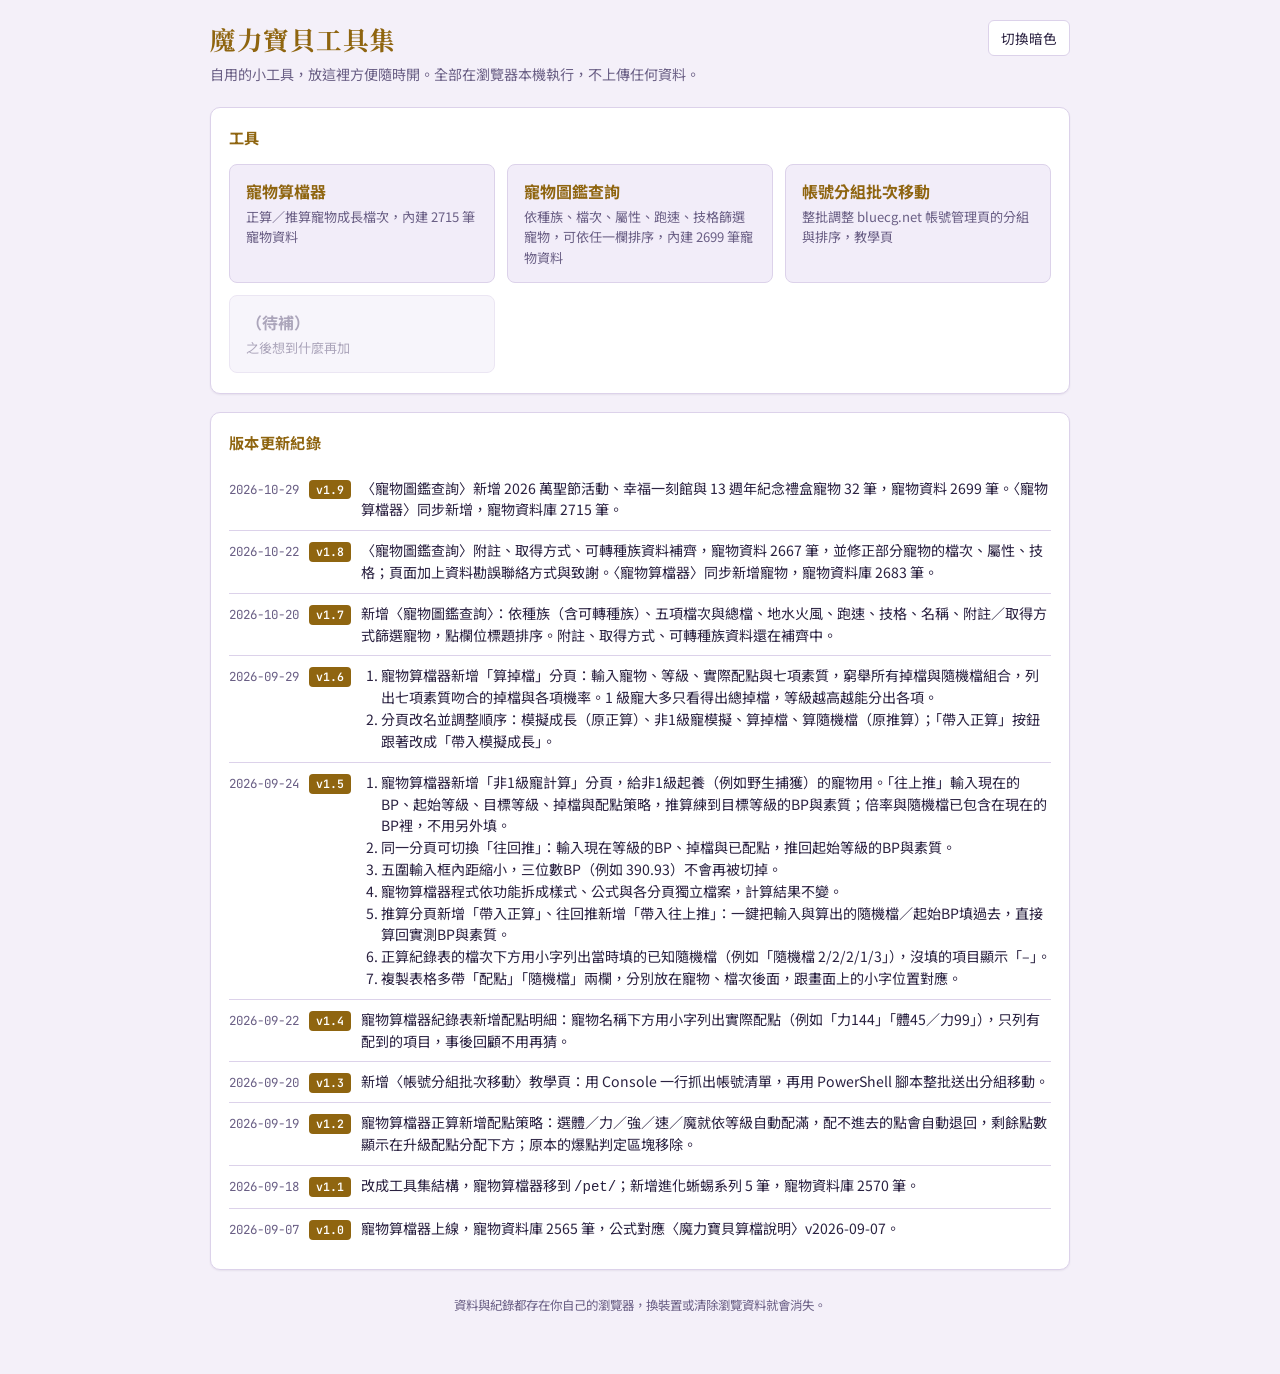
<file: index.html>
<!DOCTYPE html>
<html lang="zh-Hant">
<head>
<meta charset="UTF-8">
<meta name="viewport" content="width=device-width, initial-scale=1.0">
<title>魔力寶貝工具集</title>
<link rel="preconnect" href="https://fonts.googleapis.com">
<link href="https://fonts.googleapis.com/css2?family=Noto+Serif+TC:wght@600;700&family=Noto+Sans+TC:wght@400;500;700&family=JetBrains+Mono:wght@400;600&display=swap" rel="stylesheet">
<style>
  /* 明亮（預設）—— 與各工具共用同一組色票 */
  :root{
    --bg:#f4f0f9;
    --panel:#ffffff;
    --panel-2:#f2edf9;
    --line:#dcd2ea;
    --text:#2a2140;
    --muted:#6a5f85;
    --gold:#8f6510;
    --gold-hover:#7a550a;
    --on-gold:#ffffff;
    --teal:#1c7a4a;
    --shadow:0 1px 2px rgba(42,33,64,.07);
    --mono:'JetBrains Mono', monospace;
  }
  :root[data-app-theme="dark"]{
    --bg:#211a2e;
    --panel:#2b2240;
    --panel-2:#332950;
    --line:#473a63;
    --text:#f1ecf7;
    --muted:#a99dc4;
    --gold:#e0b74c;
    --gold-hover:#eec765;
    --on-gold:#211a2e;
    --teal:#6fcf97;
    --shadow:none;
  }
  *{box-sizing:border-box;}
  body{
    margin:0;
    background:var(--bg);
    color:var(--text);
    font-family:'Noto Sans TC', system-ui, sans-serif;
    line-height:1.55;
    padding:20px 14px 60px;
  }
  .wrap{max-width:860px;margin:0 auto;}
  .page-head{display:flex;align-items:flex-start;justify-content:space-between;gap:16px;flex-wrap:wrap;margin-bottom:22px;}
  header h1{
    font-family:'Noto Serif TC', serif;
    font-size:1.6rem;margin:0 0 4px;
    color:var(--gold);letter-spacing:.02em;
  }
  header p{margin:0;color:var(--muted);font-size:.88rem;}
  .btn{
    background:var(--panel);border:1px solid var(--line);color:var(--text);
    font-family:'Noto Sans TC',sans-serif;font-size:.85rem;
    border-radius:6px;padding:7px 12px;cursor:pointer;
  }
  .btn:hover{border-color:var(--gold);color:var(--gold);}
  .card{
    background:var(--panel);
    border:1px solid var(--line);
    border-radius:10px;
    box-shadow:var(--shadow);
    padding:18px 18px 20px;
    margin-bottom:18px;
  }
  .card h2{
    font-size:.95rem;margin:0 0 14px;color:var(--gold);
    font-weight:700;letter-spacing:.02em;
  }
  /* 工具清單 */
  .tools{display:grid;grid-template-columns:repeat(auto-fill,minmax(240px,1fr));gap:12px;}
  .tool{
    display:block;text-decoration:none;color:inherit;
    background:var(--panel-2);
    border:1px solid var(--line);
    border-radius:8px;padding:14px 16px;
    transition:border-color .12s, transform .12s;
  }
  .tool:hover{border-color:var(--gold);transform:translateY(-1px);}
  .tool .name{font-weight:700;font-size:1rem;color:var(--gold);margin-bottom:3px;}
  .tool .desc{font-size:.82rem;color:var(--muted);}
  .tool.soon{opacity:.55;cursor:default;pointer-events:none;}
  .tool.soon .name{color:var(--muted);}
  /* 版本更新紀錄 */
  .log{list-style:none;margin:0;padding:0;}
  .log > li{
    display:grid;grid-template-columns:auto auto 1fr;gap:10px;
    align-items:baseline;
    padding:9px 0;border-top:1px solid var(--line);
  }
  .log > li:first-child{border-top:none;}
  .log .date{font-family:var(--mono);font-size:.78rem;color:var(--muted);white-space:nowrap;}
  .log .ver{
    font-family:var(--mono);font-size:.72rem;font-weight:600;
    color:var(--on-gold);background:var(--gold);
    border-radius:4px;padding:1px 7px;white-space:nowrap;
  }
  .log .what{font-size:.88rem;}
  .log .what ol{margin:0;padding-left:1.4em;}
  @media (max-width:520px){
    .log > li{grid-template-columns:auto 1fr;}
    .log .what{grid-column:1 / -1;}
  }
  footer{margin-top:26px;color:var(--muted);font-size:.78rem;text-align:center;}
  footer a{color:var(--muted);}
</style>
<script>
  // 在繪製前套用主題，避免閃一下白底；與各工具共用同一個 key
  (function(){
    var t = 'light';
    try { t = localStorage.getItem('moli-calc-theme') || 'light'; } catch (e) {}
    document.documentElement.setAttribute('data-app-theme', t);
  })();
</script>
</head>
<body>
<div class="wrap">

  <div class="page-head">
    <header>
      <h1>魔力寶貝工具集</h1>
      <p>自用的小工具，放這裡方便隨時開。全部在瀏覽器本機執行，不上傳任何資料。</p>
    </header>
    <button type="button" class="btn" id="theme-toggle">切換暗色</button>
  </div>

  <div class="card">
    <h2>工具</h2>
    <div class="tools">
      <a class="tool" href="./pet/">
        <div class="name">寵物算檔器</div>
        <div class="desc">正算／推算寵物成長檔次，內建 2715 筆寵物資料</div>
      </a>
      <a class="tool" href="./pet-search/">
        <div class="name">寵物圖鑑查詢</div>
        <div class="desc">依種族、檔次、屬性、跑速、技格篩選寵物，可依任一欄排序，內建 2699 筆寵物資料</div>
      </a>
      <a class="tool" href="./account-move/">
        <div class="name">帳號分組批次移動</div>
        <div class="desc">整批調整 bluecg.net 帳號管理頁的分組與排序，教學頁</div>
      </a>
      <div class="tool soon">
        <div class="name">（待補）</div>
        <div class="desc">之後想到什麼再加</div>
      </div>
    </div>
  </div>

  <div class="card">
    <h2>版本更新紀錄</h2>
    <ul class="log">
      <li>
        <span class="date">2026-10-29</span>
        <span class="ver">v1.9</span>
        <span class="what">〈寵物圖鑑查詢〉新增 2026 萬聖節活動、幸福一刻館與 13 週年紀念禮盒寵物 32 筆，寵物資料 2699 筆。〈寵物算檔器〉同步新增，寵物資料庫 2715 筆。</span>
      </li>
      <li>
        <span class="date">2026-10-22</span>
        <span class="ver">v1.8</span>
        <span class="what">〈寵物圖鑑查詢〉附註、取得方式、可轉種族資料補齊，寵物資料 2667 筆，並修正部分寵物的檔次、屬性、技格；頁面加上資料勘誤聯絡方式與致謝。〈寵物算檔器〉同步新增寵物，寵物資料庫 2683 筆。</span>
      </li>
      <li>
        <span class="date">2026-10-20</span>
        <span class="ver">v1.7</span>
        <span class="what">新增〈寵物圖鑑查詢〉：依種族（含可轉種族）、五項檔次與總檔、地水火風、跑速、技格、名稱、附註／取得方式篩選寵物，點欄位標題排序。附註、取得方式、可轉種族資料還在補齊中。</span>
      </li>
      <li>
        <span class="date">2026-09-29</span>
        <span class="ver">v1.6</span>
        <div class="what">
          <ol>
            <li>寵物算檔器新增「算掉檔」分頁：輸入寵物、等級、實際配點與七項素質，窮舉所有掉檔與隨機檔組合，列出七項素質吻合的掉檔與各項機率。1 級寵大多只看得出總掉檔，等級越高越能分出各項。</li>
            <li>分頁改名並調整順序：模擬成長（原正算）、非1級寵模擬、算掉檔、算隨機檔（原推算）；「帶入正算」按鈕跟著改成「帶入模擬成長」。</li>
          </ol>
        </div>
      </li>
      <li>
        <span class="date">2026-09-24</span>
        <span class="ver">v1.5</span>
        <div class="what">
          <ol>
            <li>寵物算檔器新增「非1級寵計算」分頁，給非1級起養（例如野生捕獲）的寵物用。「往上推」輸入現在的BP、起始等級、目標等級、掉檔與配點策略，推算練到目標等級的BP與素質；倍率與隨機檔已包含在現在的BP裡，不用另外填。</li>
            <li>同一分頁可切換「往回推」：輸入現在等級的BP、掉檔與已配點，推回起始等級的BP與素質。</li>
            <li>五圍輸入框內距縮小，三位數BP（例如 390.93）不會再被切掉。</li>
            <li>寵物算檔器程式依功能拆成樣式、公式與各分頁獨立檔案，計算結果不變。</li>
            <li>推算分頁新增「帶入正算」、往回推新增「帶入往上推」：一鍵把輸入與算出的隨機檔／起始BP填過去，直接算回實測BP與素質。</li>
            <li>正算紀錄表的檔次下方用小字列出當時填的已知隨機檔（例如「隨機檔 2/2/2/1/3」），沒填的項目顯示「–」。</li>
            <li>複製表格多帶「配點」「隨機檔」兩欄，分別放在寵物、檔次後面，跟畫面上的小字位置對應。</li>
          </ol>
        </div>
      </li>
      <li>
        <span class="date">2026-09-22</span>
        <span class="ver">v1.4</span>
        <span class="what">寵物算檔器紀錄表新增配點明細：寵物名稱下方用小字列出實際配點（例如「力144」「體45／力99」），只列有配到的項目，事後回顧不用再猜。</span>
      </li>
      <li>
        <span class="date">2026-09-20</span>
        <span class="ver">v1.3</span>
        <span class="what">新增〈帳號分組批次移動〉教學頁：用 Console 一行抓出帳號清單，再用 PowerShell 腳本整批送出分組移動。</span>
      </li>
      <li>
        <span class="date">2026-09-19</span>
        <span class="ver">v1.2</span>
        <span class="what">寵物算檔器正算新增配點策略：選體／力／強／速／魔就依等級自動配滿，配不進去的點會自動退回，剩餘點數顯示在升級配點分配下方；原本的爆點判定區塊移除。</span>
      </li>
      <li>
        <span class="date">2026-09-18</span>
        <span class="ver">v1.1</span>
        <span class="what">改成工具集結構，寵物算檔器移到 <code>/pet/</code>；新增進化蜥蜴系列 5 筆，寵物資料庫 2570 筆。</span>
      </li>
      <li>
        <span class="date">2026-09-07</span>
        <span class="ver">v1.0</span>
        <span class="what">寵物算檔器上線，寵物資料庫 2565 筆，公式對應〈魔力寶貝算檔說明〉v2026-09-07。</span>
      </li>
    </ul>
  </div>

  <footer>
    資料與紀錄都存在你自己的瀏覽器，換裝置或清除瀏覽資料就會消失。
  </footer>

</div>

<script>
const THEME_KEY = 'moli-calc-theme';
function applyTheme(t){
  document.documentElement.setAttribute('data-app-theme', t);
  document.getElementById('theme-toggle').textContent = (t === 'dark') ? '切換亮色' : '切換暗色';
}
let theme = 'light';
try { theme = localStorage.getItem(THEME_KEY) || 'light'; } catch (e) { theme = 'light'; }
document.getElementById('theme-toggle').addEventListener('click', () => {
  theme = (theme === 'dark') ? 'light' : 'dark';
  try { localStorage.setItem(THEME_KEY, theme); } catch (e) { /* 無法保存時仍可切換 */ }
  applyTheme(theme);
});
applyTheme(theme);
</script>
</body>
</html>
</file>
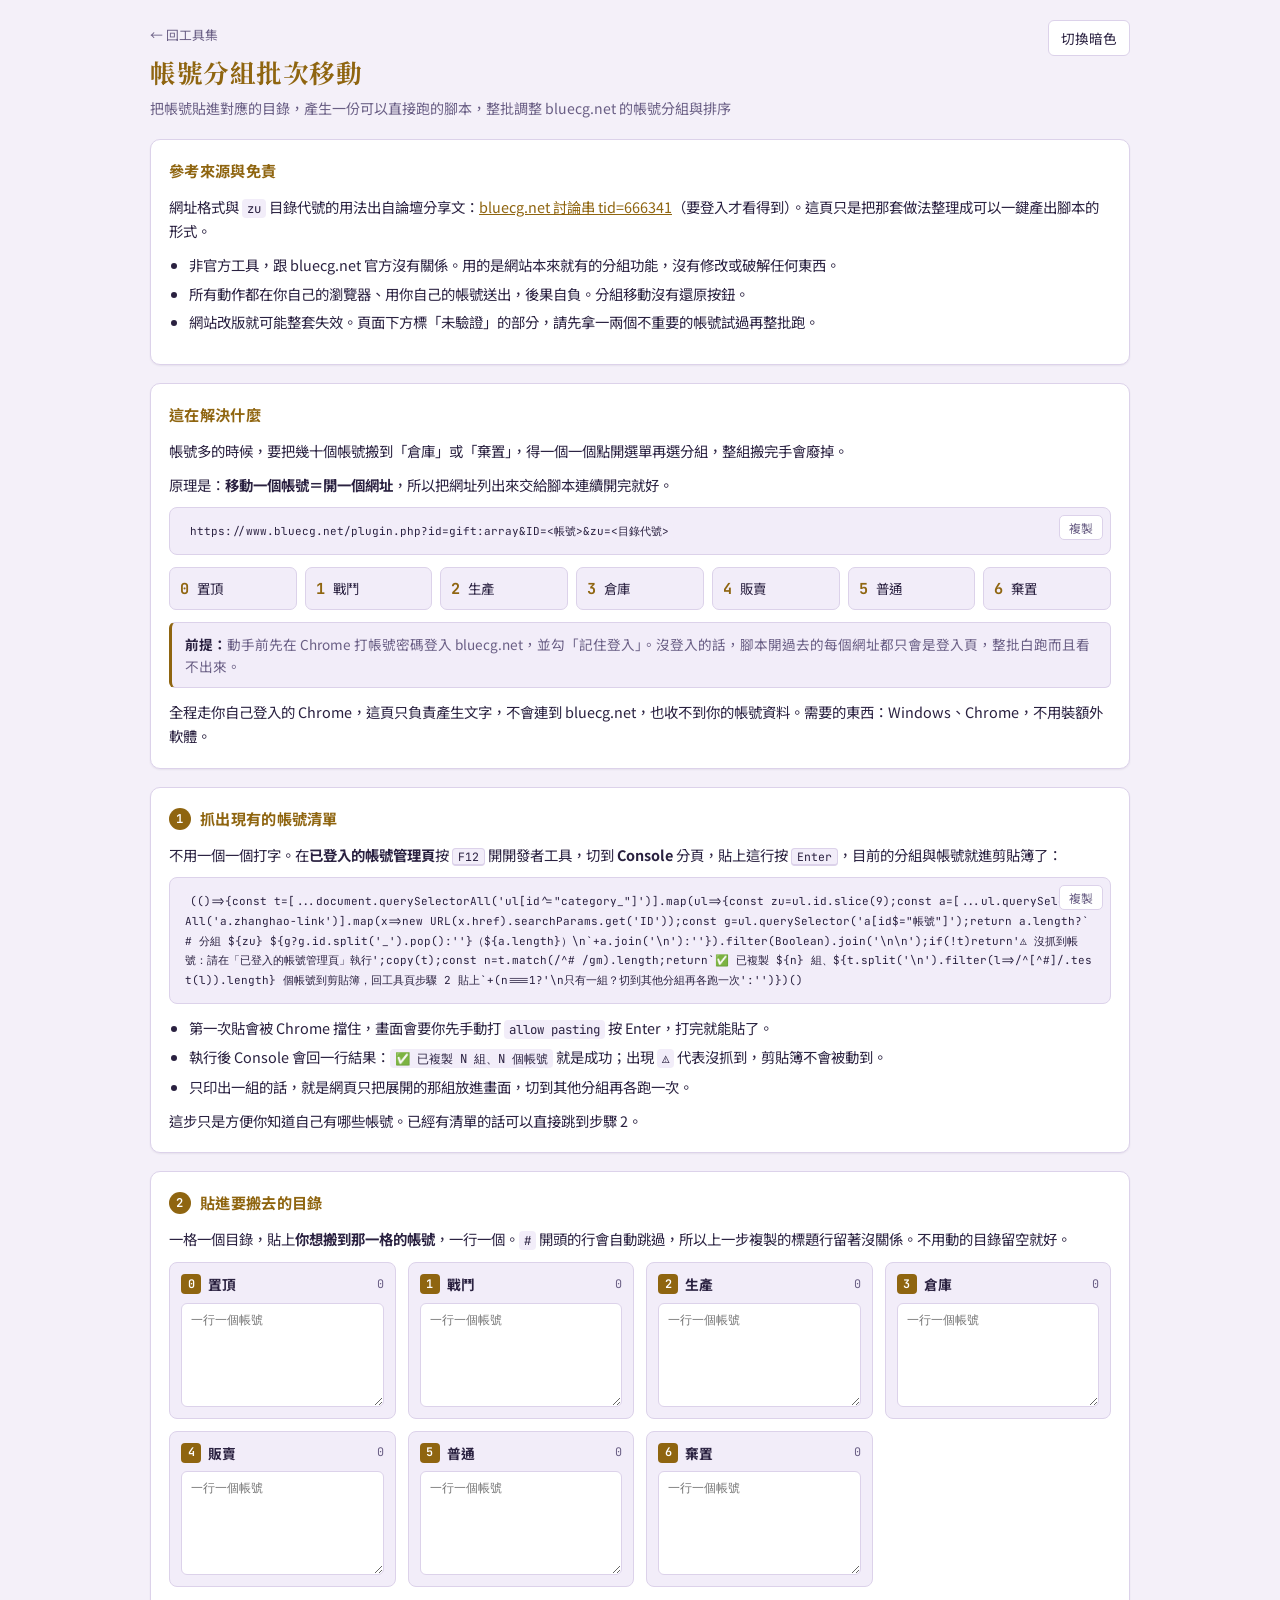
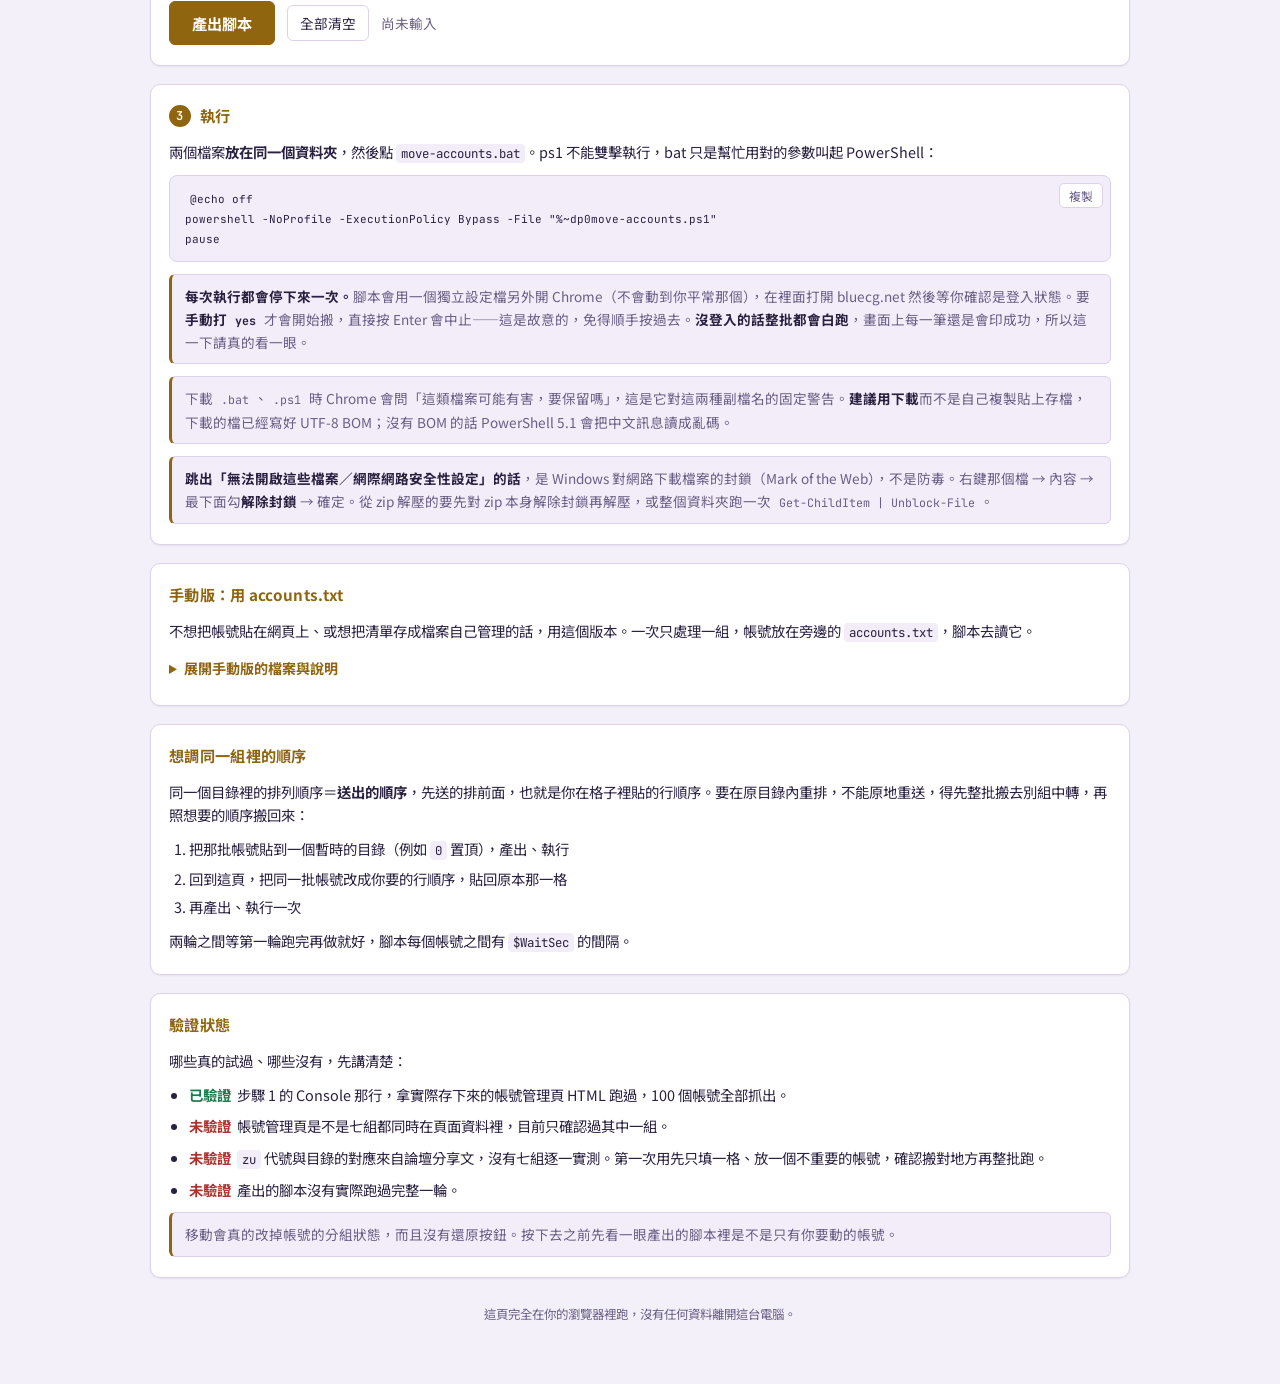
<file: account-move/index.html>
<!DOCTYPE html>
<html lang="zh-Hant">
<head>
<meta charset="UTF-8">
<meta name="viewport" content="width=device-width, initial-scale=1.0">
<title>帳號分組批次移動</title>
<link rel="preconnect" href="https://fonts.googleapis.com">
<link href="https://fonts.googleapis.com/css2?family=Noto+Serif+TC:wght@600;700&family=Noto+Sans+TC:wght@400;500;700&family=JetBrains+Mono:wght@400;600&display=swap" rel="stylesheet">
<style>
  /* 明亮（預設）—— 與工具集共用同一組色票 */
  :root{
    --bg:#f4f0f9;
    --panel:#ffffff;
    --panel-2:#f2edf9;
    --line:#dcd2ea;
    --text:#2a2140;
    --muted:#6a5f85;
    --gold:#8f6510;
    --gold-hover:#7a550a;
    --on-gold:#ffffff;
    --teal:#1c7a4a;
    --teal-bg:#e6f4ec;
    --coral:#b0322f;
    --coral-bg:#fdeceb;
    --shadow:0 1px 2px rgba(42,33,64,.07);
    --mono:'JetBrains Mono', monospace;
  }
  :root[data-app-theme="dark"]{
    --bg:#211a2e;
    --panel:#2b2240;
    --panel-2:#332950;
    --line:#473a63;
    --text:#f1ecf7;
    --muted:#a99dc4;
    --gold:#e0b74c;
    --gold-hover:#eec765;
    --on-gold:#211a2e;
    --teal:#6fcf97;
    --teal-bg:#243a30;
    --coral:#f0918e;
    --coral-bg:#3d2730;
    --shadow:none;
  }
  *{box-sizing:border-box;}
  body{
    margin:0;
    background:var(--bg);
    color:var(--text);
    font-family:'Noto Sans TC', system-ui, sans-serif;
    line-height:1.65;
    padding:20px 14px 60px;
  }
  .wrap{max-width:980px;margin:0 auto;}
  .page-head{display:flex;align-items:flex-start;justify-content:space-between;gap:16px;flex-wrap:wrap;margin-bottom:18px;}
  header h1{
    font-family:'Noto Serif TC', serif;
    font-size:1.6rem;margin:0 0 4px;
    color:var(--gold);letter-spacing:.02em;
  }
  header p{margin:0;color:var(--muted);font-size:.88rem;}
  .back-link{
    display:inline-block;margin-bottom:6px;
    color:var(--muted);text-decoration:none;font-size:.8rem;
  }
  .back-link:hover{color:var(--gold);}
  .btn{
    background:var(--panel);border:1px solid var(--line);color:var(--text);
    font-family:'Noto Sans TC',sans-serif;font-size:.85rem;
    border-radius:6px;padding:7px 12px;cursor:pointer;
  }
  .btn:hover{border-color:var(--gold);color:var(--gold);}
  .btn.primary{
    background:var(--gold);border-color:var(--gold);color:var(--on-gold);
    font-weight:700;font-size:.95rem;padding:10px 22px;
  }
  .btn.primary:hover{background:var(--gold-hover);border-color:var(--gold-hover);color:var(--on-gold);}
  .card{
    background:var(--panel);
    border:1px solid var(--line);
    border-radius:10px;
    box-shadow:var(--shadow);
    padding:18px 18px 20px;
    margin-bottom:18px;
  }
  .card h2{
    font-size:.95rem;margin:0 0 12px;color:var(--gold);
    font-weight:700;letter-spacing:.02em;
    display:flex;align-items:center;gap:9px;
  }
  .step-no{
    flex:none;display:inline-grid;place-items:center;
    width:22px;height:22px;border-radius:50%;
    background:var(--gold);color:var(--on-gold);
    font-family:var(--mono);font-size:.76rem;font-weight:600;
  }
  .card a{color:var(--gold);}
  .card a:hover{color:var(--gold-hover);}
  .card p{margin:0 0 10px;font-size:.9rem;}
  .card p:last-child{margin-bottom:0;}
  ol,ul{margin:0 0 10px;padding-left:1.4em;font-size:.9rem;}
  li{margin-bottom:5px;}
  code{
    background:var(--panel-2);padding:1px 5px;border-radius:4px;
    font-family:var(--mono);font-size:.86em;
  }
  kbd{
    background:var(--panel-2);border:1px solid var(--line);
    border-bottom-width:2px;border-radius:4px;
    padding:0 5px;font-family:var(--mono);font-size:.8em;
  }
  .code-box{position:relative;margin:0 0 12px;}
  .code-box pre{
    margin:0;padding:13px 15px;
    background:var(--panel-2);border:1px solid var(--line);border-radius:8px;
    overflow:auto;max-height:420px;
    font-family:var(--mono);font-size:.8rem;line-height:1.55;
    white-space:pre;
  }
  .code-box.wrap-code pre{white-space:pre-wrap;word-break:break-all;}
  .copy-btn{
    position:absolute;top:8px;right:8px;
    background:var(--panel);border:1px solid var(--line);color:var(--muted);
    font-family:'Noto Sans TC',sans-serif;font-size:.74rem;
    border-radius:5px;padding:3px 9px;cursor:pointer;
  }
  .copy-btn:hover{border-color:var(--gold);color:var(--gold);}
  .copy-btn.done{color:var(--teal);border-color:var(--teal);}
  /* 七格貼上區 */
  .zu-boxes{display:grid;grid-template-columns:repeat(auto-fill,minmax(210px,1fr));gap:12px;margin-bottom:14px;}
  .zu-box{
    background:var(--panel-2);border:1px solid var(--line);
    border-radius:8px;padding:10px 11px 11px;
    display:flex;flex-direction:column;
  }
  .zu-box.filled{border-color:var(--gold);}
  .zu-head{display:flex;align-items:center;gap:7px;margin-bottom:7px;}
  .zu-code{
    flex:none;display:inline-grid;place-items:center;
    width:20px;height:20px;border-radius:4px;
    background:var(--gold);color:var(--on-gold);
    font-family:var(--mono);font-size:.74rem;font-weight:600;
  }
  .zu-name{font-size:.86rem;font-weight:700;}
  .zu-count{margin-left:auto;font-family:var(--mono);font-size:.74rem;color:var(--muted);}
  .zu-box textarea{
    width:100%;resize:vertical;min-height:104px;
    background:var(--panel);border:1px solid var(--line);color:var(--text);
    border-radius:6px;padding:7px 9px;
    font-family:var(--mono);font-size:.78rem;line-height:1.5;
  }
  .zu-box textarea:focus{outline:none;border-color:var(--gold);}
  .actions{display:flex;align-items:center;gap:12px;flex-wrap:wrap;}
  .summary{font-size:.85rem;color:var(--muted);}
  .summary b{color:var(--text);font-family:var(--mono);}
  /* 產出結果 */
  #result{display:none;margin-top:16px;padding-top:16px;border-top:1px solid var(--line);}
  #result.show{display:block;}
  .result-bar{display:flex;align-items:center;gap:10px;flex-wrap:wrap;margin-bottom:12px;}
  .dl-btn{
    display:inline-block;text-decoration:none;cursor:pointer;
    background:var(--gold);color:var(--on-gold);
    border:1px solid var(--gold);border-radius:6px;
    padding:8px 16px;font-size:.88rem;font-weight:700;
  }
  .dl-btn:hover{background:var(--gold-hover);border-color:var(--gold-hover);}
  .msg{
    border-radius:6px;padding:9px 12px;margin-bottom:10px;
    font-size:.84rem;border:1px solid;
  }
  .msg.warn{background:var(--coral-bg);border-color:var(--coral);color:var(--coral);}
  .msg.ok{background:var(--teal-bg);border-color:var(--teal);color:var(--teal);}
  .msg ul{margin:6px 0 0;font-size:.82rem;}
  /* 目錄代號說明 */
  .zu-grid{display:grid;grid-template-columns:repeat(auto-fill,minmax(112px,1fr));gap:8px;margin-bottom:12px;}
  .zu{
    background:var(--panel-2);border:1px solid var(--line);
    border-radius:7px;padding:8px 10px;
    display:flex;align-items:baseline;gap:8px;
  }
  .zu b{font-family:var(--mono);color:var(--gold);font-size:.95rem;}
  .zu span{font-size:.84rem;}
  .note{
    background:var(--panel-2);border:1px solid var(--line);
    border-left:3px solid var(--gold);
    border-radius:6px;padding:10px 13px;margin:0 0 12px;
    font-size:.85rem;color:var(--muted);
  }
  .note:last-child{margin-bottom:0;}
  .note b{color:var(--text);}
  details.manual{margin-top:4px;}
  details.manual > summary{
    cursor:pointer;font-size:.88rem;color:var(--gold);font-weight:700;
    padding:4px 0;list-style-position:inside;
  }
  details.manual > summary:hover{color:var(--gold-hover);}
  details.manual > div{padding-top:12px;}
  .mark-ok{color:var(--teal);font-weight:700;margin-right:6px;}
  .mark-un{color:var(--coral);font-weight:700;margin-right:6px;}
  .check li{margin-bottom:8px;}
  footer{margin-top:26px;color:var(--muted);font-size:.78rem;text-align:center;}
</style>
<script>
  // 在繪製前套用主題，避免閃一下白底；與各工具共用同一個 key
  (function(){
    var t = 'light';
    try { t = localStorage.getItem('moli-calc-theme') || 'light'; } catch (e) {}
    document.documentElement.setAttribute('data-app-theme', t);
  })();
</script>
</head>
<body>
<div class="wrap">

  <header class="page-head">
    <div>
      <a class="back-link" href="../">← 回工具集</a>
      <h1>帳號分組批次移動</h1>
      <p>把帳號貼進對應的目錄，產生一份可以直接跑的腳本，整批調整 bluecg.net 的帳號分組與排序</p>
    </div>
    <button type="button" class="btn" id="theme-toggle">切換暗色</button>
  </header>

  <div class="card">
    <h2>參考來源與免責</h2>
    <p>網址格式與 <code>zu</code> 目錄代號的用法出自論壇分享文：<a href="https://www.bluecg.net/forum.php?mod=viewthread&amp;tid=666341" target="_blank" rel="noopener noreferrer">bluecg.net 討論串 tid=666341</a>（要登入才看得到）。這頁只是把那套做法整理成可以一鍵產出腳本的形式。</p>
    <ul>
      <li>非官方工具，跟 bluecg.net 官方沒有關係。用的是網站本來就有的分組功能，沒有修改或破解任何東西。</li>
      <li>所有動作都在你自己的瀏覽器、用你自己的帳號送出，後果自負。分組移動沒有還原按鈕。</li>
      <li>網站改版就可能整套失效。頁面下方標「未驗證」的部分，請先拿一兩個不重要的帳號試過再整批跑。</li>
    </ul>
  </div>

  <div class="card">
    <h2>這在解決什麼</h2>
    <p>帳號多的時候，要把幾十個帳號搬到「倉庫」或「棄置」，得一個一個點開選單再選分組，整組搬完手會廢掉。</p>
    <p>原理是：<b>移動一個帳號＝開一個網址</b>，所以把網址列出來交給腳本連續開完就好。</p>
    <div class="code-box wrap-code">
      <button type="button" class="copy-btn">複製</button>
      <pre><code>https://www.bluecg.net/plugin.php?id=gift:array&amp;ID=&lt;帳號&gt;&amp;zu=&lt;目錄代號&gt;</code></pre>
    </div>
    <div class="zu-grid">
      <div class="zu"><b>0</b><span>置頂</span></div>
      <div class="zu"><b>1</b><span>戰鬥</span></div>
      <div class="zu"><b>2</b><span>生產</span></div>
      <div class="zu"><b>3</b><span>倉庫</span></div>
      <div class="zu"><b>4</b><span>販賣</span></div>
      <div class="zu"><b>5</b><span>普通</span></div>
      <div class="zu"><b>6</b><span>棄置</span></div>
    </div>
    <div class="note"><b>前提：</b>動手前先在 Chrome 打帳號密碼登入 bluecg.net，並勾「記住登入」。沒登入的話，腳本開過去的每個網址都只會是登入頁，整批白跑而且看不出來。</div>
    <p>全程走你自己登入的 Chrome，這頁只負責產生文字，不會連到 bluecg.net，也收不到你的帳號資料。需要的東西：Windows、Chrome，不用裝額外軟體。</p>
  </div>

  <div class="card">
    <h2><span class="step-no">1</span>抓出現有的帳號清單</h2>
    <p>不用一個一個打字。在<b>已登入的帳號管理頁</b>按 <kbd>F12</kbd> 開開發者工具，切到 <b>Console</b> 分頁，貼上這行按 <kbd>Enter</kbd>，目前的分組與帳號就進剪貼簿了：</p>
    <div class="code-box wrap-code">
      <button type="button" class="copy-btn">複製</button>
      <pre><code>(()=>{const t=[...document.querySelectorAll('ul[id^="category_"]')].map(ul=>{const zu=ul.id.slice(9);const a=[...ul.querySelectorAll('a.zhanghao-link')].map(x=>new URL(x.href).searchParams.get('ID'));const g=ul.querySelector('a[id$="帳號"]');return a.length?`# 分組 ${zu} ${g?g.id.split('_').pop():''}（${a.length}）\n`+a.join('\n'):''}).filter(Boolean).join('\n\n');if(!t)return'⚠ 沒抓到帳號：請在「已登入的帳號管理頁」執行';copy(t);const n=t.match(/^# /gm).length;return`✅ 已複製 ${n} 組、${t.split('\n').filter(l=>/^[^#]/.test(l)).length} 個帳號到剪貼簿，回工具頁步驟 2 貼上`+(n===1?'\n只有一組？切到其他分組再各跑一次':'')})()</code></pre>
    </div>
    <ul>
      <li>第一次貼會被 Chrome 擋住，畫面會要你先手動打 <code>allow pasting</code> 按 Enter，打完就能貼了。</li>
      <li>執行後 Console 會回一行結果：<code>✅ 已複製 N 組、N 個帳號</code> 就是成功；出現 <code>⚠</code> 代表沒抓到，剪貼簿不會被動到。</li>
      <li>只印出一組的話，就是網頁只把展開的那組放進畫面，切到其他分組再各跑一次。</li>
    </ul>
    <p>這步只是方便你知道自己有哪些帳號。已經有清單的話可以直接跳到步驟 2。</p>
  </div>

  <div class="card">
    <h2><span class="step-no">2</span>貼進要搬去的目錄</h2>
    <p>一格一個目錄，貼上<b>你想搬到那一格的帳號</b>，一行一個。<code>#</code> 開頭的行會自動跳過，所以上一步複製的標題行留著沒關係。不用動的目錄留空就好。</p>

    <div class="zu-boxes" id="zu-boxes"></div>

    <div class="actions">
      <button type="button" class="btn primary" id="gen-btn">產出腳本</button>
      <button type="button" class="btn" id="clear-btn">全部清空</button>
      <span class="summary" id="summary">尚未輸入</span>
    </div>

    <div id="result">
      <div id="messages"></div>
      <div class="result-bar">
        <button type="button" class="dl-btn" id="dl-ps1">下載 move-accounts.ps1</button>
        <button type="button" class="btn" id="dl-bat">下載 move-accounts.bat</button>
        <span class="summary" id="result-summary"></span>
      </div>
      <div class="code-box">
        <button type="button" class="copy-btn">複製</button>
        <pre><code id="ps1-out"></code></pre>
      </div>
    </div>
  </div>

  <div class="card">
    <h2><span class="step-no">3</span>執行</h2>
    <p>兩個檔案<b>放在同一個資料夾</b>，然後點 <code>move-accounts.bat</code>。ps1 不能雙擊執行，bat 只是幫忙用對的參數叫起 PowerShell：</p>
    <div class="code-box">
      <button type="button" class="copy-btn">複製</button>
      <pre><code>@echo off
powershell -NoProfile -ExecutionPolicy Bypass -File "%~dp0move-accounts.ps1"
pause</code></pre>
    </div>
    <div class="note"><b>每次執行都會停下來一次。</b>腳本會用一個獨立設定檔另外開 Chrome（不會動到你平常那個），在裡面打開 bluecg.net 然後等你確認是登入狀態。要<b>手動打 <code>yes</code></b> 才會開始搬，直接按 Enter 會中止——這是故意的，免得順手按過去。<b>沒登入的話整批都會白跑</b>，畫面上每一筆還是會印成功，所以這一下請真的看一眼。</div>
    <div class="note">下載 <code>.bat</code>、<code>.ps1</code> 時 Chrome 會問「這類檔案可能有害，要保留嗎」，這是它對這兩種副檔名的固定警告。<b>建議用下載</b>而不是自己複製貼上存檔，下載的檔已經寫好 UTF-8 BOM；沒有 BOM 的話 PowerShell 5.1 會把中文訊息讀成亂碼。</div>
    <div class="note"><b>跳出「無法開啟這些檔案／網際網路安全性設定」的話</b>，是 Windows 對網路下載檔案的封鎖（Mark of the Web），不是防毒。右鍵那個檔 → 內容 → 最下面勾<b>解除封鎖</b> → 確定。從 zip 解壓的要先對 zip 本身解除封鎖再解壓，或整個資料夾跑一次 <code>Get-ChildItem | Unblock-File</code>。</div>
  </div>

  <div class="card">
    <h2>手動版：用 accounts.txt</h2>
    <p>不想把帳號貼在網頁上、或想把清單存成檔案自己管理的話，用這個版本。一次只處理一組，帳號放在旁邊的 <code>accounts.txt</code>，腳本去讀它。</p>
    <details class="manual">
      <summary>展開手動版的檔案與說明</summary>
      <div>
        <p><a class="dl-btn" href="./move-accounts.zip" download>下載 move-accounts.zip</a></p>
        <p>zip 裡是 <code>move-accounts.ps1</code>、<code>move-accounts.bat</code> 和一個空的 <code>accounts.txt</code>。也可以照下面的原始碼自己存檔，記得存 UTF-8。</p>

        <p><code>accounts.txt</code> 長這樣，一行一個帳號，<code>#</code> 開頭的行會自動跳過，所以步驟 1 複製的標題行留著沒關係：</p>
        <div class="code-box">
          <button type="button" class="copy-btn">複製</button>
          <pre><code># 分組 5 普通帳號（100）
Account01
Account02
Account03

# 分組 3 倉庫帳號（42）
Storage01
Storage02</code></pre>
        </div>
        <p><b>只留下這次要移動的帳號，其他整行刪掉</b>，因為這版不分組，整個檔案會一起搬到同一個 <code>$Zu</code>。</p>

        <p><code>move-accounts.ps1</code>，要改的只有最上面的 <code>$Zu</code>：</p>
        <div class="code-box">
          <button type="button" class="copy-btn">複製</button>
          <pre><code># BlueCG 帳號批次移動：開一個分頁、等網頁跑完、關掉，再換下一個

$Zu          = 3                                                           # 0置頂 1戰鬥 2生產 3倉庫 4販賣 5普通 6棄置
$AccountFile = "$PSScriptRoot\accounts.txt"
$WaitSec     = 1.5                                                         # 每個分頁停留秒數
$Port        = 9222
$UserDir     = "$env:LOCALAPPDATA\bluecg-chrome"
$ChromeExe   = "$env:LOCALAPPDATA\Google\Chrome\Application\chrome.exe"

# ---------------- 檢查 ----------------
if ($Zu -lt 0 -or $Zu -gt 6) { Write-Host "Zu 只能填 0-6，目前是 $Zu"; exit 1 }
if (-not (Test-Path -LiteralPath $AccountFile)) { Write-Host "找不到帳號檔：$AccountFile"; exit 1 }
if (-not (Test-Path -LiteralPath $ChromeExe))   { Write-Host "找不到 Chrome：$ChromeExe"; exit 1 }

$accounts = @(Get-Content -LiteralPath $AccountFile -Encoding UTF8 |
              ForEach-Object { $_.Trim() } |
              Where-Object { $_ -and -not $_.StartsWith('#') })
if ($accounts.Count -eq 0) { Write-Host "帳號檔是空的"; exit 1 }

# ---------------- 啟動遙控用的 Chrome ----------------
$base  = "http://127.0.0.1:$Port"
$alive = $false
try { Invoke-RestMethod "$base/json/version" -TimeoutSec 2 | Out-Null; $alive = $true } catch {}

if (-not $alive) {
  Write-Host "啟動 Chrome（遙控設定檔：$UserDir）"
  Start-Process -FilePath $ChromeExe -ArgumentList @(
    "--remote-debugging-port=$Port",
    "--user-data-dir=$UserDir",
    '--no-first-run',
    '--no-default-browser-check',
    'about:blank')
  for ($i = 0; $i -lt 40 -and -not $alive; $i++) {
    Start-Sleep -Milliseconds 500
    try { Invoke-RestMethod "$base/json/version" -TimeoutSec 2 | Out-Null; $alive = $true } catch {}
  }
}
if (-not $alive) { Write-Host "Chrome 遙控介面沒起來（$base）"; exit 1 }

# 每次都問。設定檔資料夾還在但 cookie 過期時，整批會開成登入頁而且看起來像成功
Invoke-RestMethod -Method Put -Uri "$base/json/new?$([uri]::EscapeDataString('https://www.bluecg.net/'))" | Out-Null
$ans = (Read-Host "剛開的分頁是 bluecg.net，確認畫面是已登入狀態了嗎？打 yes 繼續，其他任何輸入都中止").Trim()
if ($ans -ne 'yes' -and $ans -ne 'y') { Write-Host "已中止，沒有動到任何帳號"; exit 1 }

# ---------------- 逐一移動 ----------------
Write-Host ""
Write-Host "移動到目錄 zu=$Zu，共 $($accounts.Count) 個帳號"
$failed = @()
$n = 0
foreach ($acc in $accounts) {
  $n++
  $url = "https://www.bluecg.net/plugin.php?id=gift:array&amp;ID=$acc&amp;zu=$Zu"
  try {
    $tab = Invoke-RestMethod -Method Put -Uri "$base/json/new?$([uri]::EscapeDataString($url))"
    Start-Sleep -Milliseconds ([int]($WaitSec * 1000))
    Invoke-RestMethod "$base/json/close/$($tab.id)" | Out-Null
    Write-Host ("[{0}/{1}] {2}" -f $n, $accounts.Count, $acc)
  } catch {
    $failed += $acc
    Write-Host ("[{0}/{1}] {2}  失敗：{3}" -f $n, $accounts.Count, $acc, $_.Exception.Message)
  }
}

Write-Host ""
Write-Host "完成 $($accounts.Count - $failed.Count)/$($accounts.Count)"
if ($failed.Count -gt 0) { Write-Host ("失敗：" + ($failed -join ', ')) }</code></pre>
        </div>
        <p>bat 跟上面步驟 3 那個一模一樣，兩版共用。</p>
      </div>
    </details>
  </div>

  <div class="card">
    <h2>想調同一組裡的順序</h2>
    <p>同一個目錄裡的排列順序＝<b>送出的順序</b>，先送的排前面，也就是你在格子裡貼的行順序。要在原目錄內重排，不能原地重送，得先整批搬去別組中轉，再照想要的順序搬回來：</p>
    <ol>
      <li>把那批帳號貼到一個暫時的目錄（例如 <code>0</code> 置頂），產出、執行</li>
      <li>回到這頁，把同一批帳號改成你要的行順序，貼回原本那一格</li>
      <li>再產出、執行一次</li>
    </ol>
    <p>兩輪之間等第一輪跑完再做就好，腳本每個帳號之間有 <code>$WaitSec</code> 的間隔。</p>
  </div>

  <div class="card">
    <h2>驗證狀態</h2>
    <p>哪些真的試過、哪些沒有，先講清楚：</p>
    <ul class="check">
      <li><span class="mark-ok">已驗證</span>步驟 1 的 Console 那行，拿實際存下來的帳號管理頁 HTML 跑過，100 個帳號全部抓出。</li>
      <li><span class="mark-un">未驗證</span>帳號管理頁是不是七組都同時在頁面資料裡，目前只確認過其中一組。</li>
      <li><span class="mark-un">未驗證</span><code>zu</code> 代號與目錄的對應來自論壇分享文，沒有七組逐一實測。第一次用先只填一格、放一個不重要的帳號，確認搬對地方再整批跑。</li>
      <li><span class="mark-un">未驗證</span>產出的腳本沒有實際跑過完整一輪。</li>
    </ul>
    <div class="note">移動會真的改掉帳號的分組狀態，而且沒有還原按鈕。按下去之前先看一眼產出的腳本裡是不是只有你要動的帳號。</div>
  </div>

  <footer>
    這頁完全在你的瀏覽器裡跑，沒有任何資料離開這台電腦。
  </footer>

</div>

<script>
const THEME_KEY = 'moli-calc-theme';
function applyTheme(t){
  document.documentElement.setAttribute('data-app-theme', t);
  document.getElementById('theme-toggle').textContent = (t === 'dark') ? '切換亮色' : '切換暗色';
}
let theme = 'light';
try { theme = localStorage.getItem(THEME_KEY) || 'light'; } catch (e) { theme = 'light'; }
document.getElementById('theme-toggle').addEventListener('click', () => {
  theme = (theme === 'dark') ? 'light' : 'dark';
  try { localStorage.setItem(THEME_KEY, theme); } catch (e) { /* 無法保存時仍可切換 */ }
  applyTheme(theme);
});
applyTheme(theme);

// ===================== 七格輸入 =====================

const ZU = [
  { code: 0, name: '置頂' },
  { code: 1, name: '戰鬥' },
  { code: 2, name: '生產' },
  { code: 3, name: '倉庫' },
  { code: 4, name: '販賣' },
  { code: 5, name: '普通' },
  { code: 6, name: '棄置' },
];
const ACCOUNT_RE = /^[A-Za-z0-9_-]+$/;
const DRAFT_KEY = 'bluecg-move-draft';

const boxesEl = document.getElementById('zu-boxes');
boxesEl.innerHTML = ZU.map(z => `
  <div class="zu-box" data-code="${z.code}">
    <div class="zu-head">
      <span class="zu-code">${z.code}</span>
      <span class="zu-name">${z.name}</span>
      <span class="zu-count" data-count="${z.code}">0</span>
    </div>
    <textarea id="zu-${z.code}" spellcheck="false" placeholder="一行一個帳號"></textarea>
  </div>`).join('');

// 解析一格：回傳有效帳號與無效行
function parseBox(code){
  const raw = document.getElementById('zu-' + code).value;
  const accounts = [], invalid = [];
  raw.split(/\r?\n/).forEach(line => {
    const s = line.trim();
    if (!s || s.startsWith('#')) return;
    if (ACCOUNT_RE.test(s)) accounts.push(s); else invalid.push(s);
  });
  return { code, accounts, invalid };
}

function readAll(){ return ZU.map(z => parseBox(z.code)); }

function refresh(){
  const all = readAll();
  let total = 0, groups = 0;
  all.forEach(g => {
    total += g.accounts.length;
    if (g.accounts.length) groups++;
    document.querySelector(`[data-count="${g.code}"]`).textContent = g.accounts.length;
    document.querySelector(`.zu-box[data-code="${g.code}"]`).classList.toggle('filled', g.accounts.length > 0);
  });
  document.getElementById('summary').textContent =
    total ? `${groups} 組 / 共 ${total} 個帳號` : '尚未輸入';
  saveDraft();
}

// 草稿只存在這台瀏覽器，重整不會白打
function saveDraft(){
  try {
    const d = {};
    ZU.forEach(z => { d[z.code] = document.getElementById('zu-' + z.code).value; });
    localStorage.setItem(DRAFT_KEY, JSON.stringify(d));
  } catch (e) { /* 存不了就算了 */ }
}
function loadDraft(){
  try {
    const d = JSON.parse(localStorage.getItem(DRAFT_KEY) || '{}');
    ZU.forEach(z => { if (d[z.code]) document.getElementById('zu-' + z.code).value = d[z.code]; });
  } catch (e) { /* 讀不到就空白開始 */ }
}

boxesEl.addEventListener('input', refresh);

document.getElementById('clear-btn').addEventListener('click', () => {
  ZU.forEach(z => { document.getElementById('zu-' + z.code).value = ''; });
  document.getElementById('result').classList.remove('show');
  refresh();
});

// ===================== 產出腳本 =====================

function psQuote(s){ return "'" + s.replace(/'/g, "''") + "'"; }

function buildPs1(groups, total){
  const stamp = new Date().toLocaleString('zh-TW', { hour12: false });
  const plan = groups.map(g =>
    `  @{ Zu = ${g.code}; Accounts = @(\n` +
    g.accounts.map(a => '    ' + psQuote(a)).join('\n') +
    '\n  )}'
  ).join('\n');

  return `# BlueCG 帳號批次移動
# 由〈帳號分組批次移動〉頁面產生：${stamp}
# ${groups.length} 組 / 共 ${total} 個帳號

$WaitSec   = 1.5                                                           # 每個分頁停留秒數
$Port      = 9222
$UserDir   = "$env:LOCALAPPDATA\\bluecg-chrome"
$ChromeExe = "$env:LOCALAPPDATA\\Google\\Chrome\\Application\\chrome.exe"

# 目錄代號：0置頂 1戰鬥 2生產 3倉庫 4販賣 5普通 6棄置
# 同一組內的順序＝送出順序，先送的排前面
$Plan = @(
${plan}
)

# ---------------- 檢查 ----------------
if (-not (Test-Path -LiteralPath $ChromeExe)) { Write-Host "找不到 Chrome：$ChromeExe"; exit 1 }

$total = 0
foreach ($g in $Plan) { $total += $g.Accounts.Count }
if ($total -eq 0) { Write-Host "腳本裡沒有帳號"; exit 1 }

# ---------------- 啟動遙控用的 Chrome ----------------
$base  = "http://127.0.0.1:$Port"
$alive = $false
try { Invoke-RestMethod "$base/json/version" -TimeoutSec 2 | Out-Null; $alive = $true } catch {}

if (-not $alive) {
  Write-Host "啟動 Chrome（遙控設定檔：$UserDir）"
  Start-Process -FilePath $ChromeExe -ArgumentList @(
    "--remote-debugging-port=$Port",
    "--user-data-dir=$UserDir",
    '--no-first-run',
    '--no-default-browser-check',
    'about:blank')
  for ($i = 0; $i -lt 40 -and -not $alive; $i++) {
    Start-Sleep -Milliseconds 500
    try { Invoke-RestMethod "$base/json/version" -TimeoutSec 2 | Out-Null; $alive = $true } catch {}
  }
}
if (-not $alive) { Write-Host "Chrome 遙控介面沒起來（$base）"; exit 1 }

# 每次都問。設定檔資料夾還在但 cookie 過期時，整批會開成登入頁而且看起來像成功
Invoke-RestMethod -Method Put -Uri "$base/json/new?$([uri]::EscapeDataString('https://www.bluecg.net/'))" | Out-Null
$ans = (Read-Host "剛開的分頁是 bluecg.net，確認畫面是已登入狀態了嗎？打 yes 繼續，其他任何輸入都中止").Trim()
if ($ans -ne 'yes' -and $ans -ne 'y') { Write-Host "已中止，沒有動到任何帳號"; exit 1 }

# ---------------- 逐一移動 ----------------
$failed = @()
$n = 0
foreach ($g in $Plan) {
  Write-Host ""
  Write-Host "移動到目錄 zu=$($g.Zu)，$($g.Accounts.Count) 個帳號"
  foreach ($acc in $g.Accounts) {
    $n++
    $url = "https://www.bluecg.net/plugin.php?id=gift:array&ID=$acc&zu=$($g.Zu)"
    try {
      $tab = Invoke-RestMethod -Method Put -Uri "$base/json/new?$([uri]::EscapeDataString($url))"
      Start-Sleep -Milliseconds ([int]($WaitSec * 1000))
      Invoke-RestMethod "$base/json/close/$($tab.id)" | Out-Null
      Write-Host ("[{0}/{1}] zu={2} {3}" -f $n, $total, $g.Zu, $acc)
    } catch {
      $failed += $acc
      Write-Host ("[{0}/{1}] zu={2} {3}  失敗：{4}" -f $n, $total, $g.Zu, $acc, $_.Exception.Message)
    }
  }
}

Write-Host ""
Write-Host "完成 $($total - $failed.Count)/$total"
if ($failed.Count -gt 0) { Write-Host ("失敗：" + ($failed -join ', ')) }
`;
}

const BAT_TEXT = `@echo off
powershell -NoProfile -ExecutionPolicy Bypass -File "%~dp0move-accounts.ps1"
pause
`;

function msg(kind, html){
  return `<div class="msg ${kind}">${html}</div>`;
}

document.getElementById('gen-btn').addEventListener('click', () => {
  const all = readAll();
  const groups = all.filter(g => g.accounts.length > 0);
  const total = groups.reduce((s, g) => s + g.accounts.length, 0);
  const box = document.getElementById('messages');
  const result = document.getElementById('result');

  if (total === 0) {
    result.classList.add('show');
    box.innerHTML = msg('warn', '七格都是空的，至少要有一格有帳號。');
    document.getElementById('ps1-out').textContent = '';
    document.getElementById('result-summary').textContent = '';
    return;
  }

  // 同一個帳號填在兩格會被搬兩次，最後一次才算數
  const seen = new Map(), dup = [];
  groups.forEach(g => g.accounts.forEach(a => {
    if (seen.has(a)) dup.push(a); else seen.set(a, g.code);
  }));
  const invalid = all.flatMap(g => g.invalid.map(s => `${g.code}：${s}`));

  let notes = '';
  if (invalid.length) {
    notes += msg('warn', '下面這些行看起來不像帳號，已經跳過（帳號只接受英數字、<code>-</code>、<code>_</code>）：<ul>' +
      invalid.slice(0, 12).map(s => `<li><code>${s.replace(/</g, '&lt;')}</code></li>`).join('') +
      (invalid.length > 12 ? `<li>…另外 ${invalid.length - 12} 行</li>` : '') + '</ul>');
  }
  if (dup.length) {
    notes += msg('warn', '這些帳號填在不只一格，會被搬兩次、以最後一次為準：<code>' +
      [...new Set(dup)].join('</code>、<code>') + '</code>');
  }
  notes += msg('ok', `已產出 ${groups.length} 組、共 ${total} 個帳號的腳本。`);
  box.innerHTML = notes;

  document.getElementById('ps1-out').textContent = buildPs1(groups, total);
  document.getElementById('result-summary').textContent = '兩個檔放同一個資料夾，點 bat 執行';
  result.classList.add('show');
  result.scrollIntoView({ behavior: 'smooth', block: 'nearest' });
});

// PowerShell 5.1 讀沒有 BOM 的 ps1 會當成 ANSI，中文訊息會變亂碼
function download(name, text){
  const blob = new Blob(['﻿' + text], { type: 'text/plain;charset=utf-8' });
  const a = document.createElement('a');
  a.href = URL.createObjectURL(blob);
  a.download = name;
  document.body.appendChild(a);
  a.click();
  document.body.removeChild(a);
  setTimeout(() => URL.revokeObjectURL(a.href), 1000);
}

document.getElementById('dl-ps1').addEventListener('click', () => {
  const t = document.getElementById('ps1-out').textContent;
  if (t) download('move-accounts.ps1', t);
});
document.getElementById('dl-bat').addEventListener('click', () => download('move-accounts.bat', BAT_TEXT));

// ===================== 複製鈕 =====================

document.querySelectorAll('.copy-btn').forEach(btn => {
  btn.addEventListener('click', async () => {
    const text = btn.parentElement.querySelector('code').textContent;
    if (!text) return;
    let ok = false;
    try {
      await navigator.clipboard.writeText(text);
      ok = true;
    } catch (e) {
      const ta = document.createElement('textarea');
      ta.value = text;
      ta.style.position = 'fixed';
      ta.style.opacity = '0';
      document.body.appendChild(ta);
      ta.select();
      try { ok = document.execCommand('copy'); } catch (e2) { ok = false; }
      document.body.removeChild(ta);
    }
    btn.textContent = ok ? '已複製' : '複製失敗';
    btn.classList.toggle('done', ok);
    setTimeout(() => { btn.textContent = '複製'; btn.classList.remove('done'); }, 1600);
  });
});

loadDraft();
refresh();
</script>

</body>
</html>
</file>
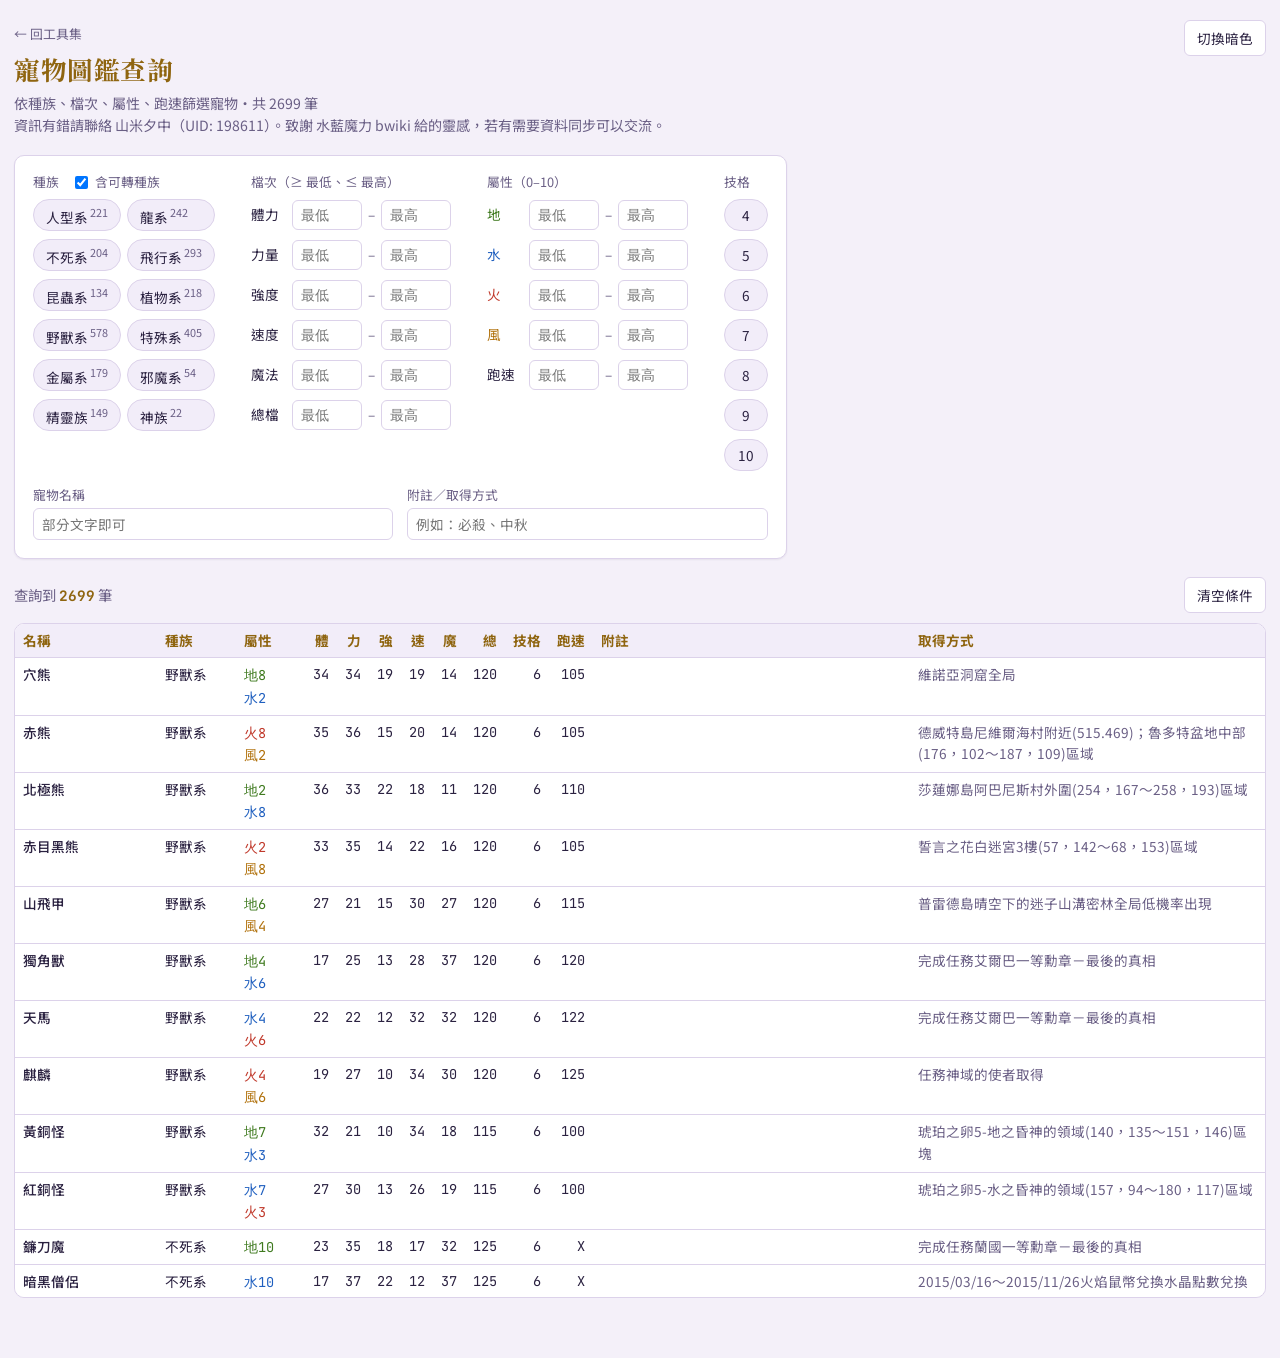
<file: pet-search/index.html>
<!DOCTYPE html>
<html lang="zh-Hant">
<head>
<meta charset="UTF-8">
<meta name="viewport" content="width=device-width, initial-scale=1.0">
<title>寵物圖鑑查詢</title>
<link rel="preconnect" href="https://fonts.googleapis.com">
<link href="https://fonts.googleapis.com/css2?family=Noto+Serif+TC:wght@600;700&family=Noto+Sans+TC:wght@400;500;700&family=JetBrains+Mono:wght@400;600&display=swap" rel="stylesheet">
<style>
  /* 明亮（預設）—— 與各工具共用同一組色票 */
  :root{
    --bg:#f4f0f9;
    --panel:#ffffff;
    --panel-2:#f2edf9;
    --line:#dcd2ea;
    --text:#2a2140;
    --muted:#6a5f85;
    --gold:#8f6510;
    --gold-hover:#7a550a;
    --on-gold:#ffffff;
    --earth:#3f7a1f;
    --water:#1f5fbf;
    --fire:#c0392b;
    --wind:#b0700a;
    --shadow:0 1px 2px rgba(42,33,64,.07);
    --mono:'JetBrains Mono', monospace;
  }
  :root[data-app-theme="dark"]{
    --bg:#211a2e;
    --panel:#2b2240;
    --panel-2:#332950;
    --line:#473a63;
    --text:#f1ecf7;
    --muted:#a99dc4;
    --gold:#e0b74c;
    --gold-hover:#eec765;
    --on-gold:#211a2e;
    --earth:#8fd16a;
    --water:#7fb2ff;
    --fire:#f0806a;
    --wind:#f2c45a;
    --shadow:none;
  }
  *{box-sizing:border-box;}
  body{
    margin:0;
    background:var(--bg);
    color:var(--text);
    font-family:'Noto Sans TC', system-ui, sans-serif;
    line-height:1.55;
    padding:20px 14px 60px;
  }
  .wrap{max-width:1280px;margin:0 auto;}
  .page-head{display:flex;align-items:flex-start;justify-content:space-between;gap:16px;flex-wrap:wrap;margin-bottom:18px;}
  header h1{
    font-family:'Noto Serif TC', serif;
    font-size:1.6rem;margin:0 0 4px;
    color:var(--gold);letter-spacing:.02em;
  }
  header p{margin:0;color:var(--muted);font-size:.88rem;}
  .back-link{display:inline-block;margin-bottom:6px;color:var(--muted);text-decoration:none;font-size:.8rem;}
  .back-link:hover{color:var(--gold);}
  .btn{
    background:var(--panel);border:1px solid var(--line);color:var(--text);
    font-family:'Noto Sans TC',sans-serif;font-size:.85rem;
    border-radius:6px;padding:7px 12px;cursor:pointer;
  }
  .btn:hover{border-color:var(--gold);color:var(--gold);}
  .card{
    background:var(--panel);
    border:1px solid var(--line);
    border-radius:10px;
    box-shadow:var(--shadow);
    padding:16px 18px 18px;
    margin-bottom:18px;
  }
  .card h2{font-size:.95rem;margin:0 0 10px;color:var(--gold);font-weight:700;letter-spacing:.02em;}
  .group{margin-bottom:14px;}
  .group:last-child{margin-bottom:0;}
  .group-title{font-size:.8rem;color:var(--muted);margin-bottom:6px;display:flex;gap:12px;align-items:center;flex-wrap:wrap;}
  .group-title label{display:inline-flex;gap:4px;align-items:center;cursor:pointer;}
  /* 種族、技格按鈕 */
  .chips{display:flex;flex-wrap:wrap;gap:6px;}
  .chip{
    background:var(--panel-2);border:1px solid var(--line);color:var(--text);
    font-family:inherit;font-size:.85rem;
    border-radius:999px;padding:4px 12px;cursor:pointer;
  }
  .chip sup{color:var(--muted);font-size:.68rem;margin-left:2px;}
  .chip:hover{border-color:var(--gold);}
  .chip.on{background:var(--gold);border-color:var(--gold);color:var(--on-gold);}
  .chip.on sup{color:var(--on-gold);}
  /* 最低／最高 */
  .ranges{display:grid;grid-template-columns:repeat(auto-fill,minmax(180px,1fr));gap:8px 14px;}
  /* 種族／檔次／屬性／技格四欄並排，每一行高度相同才會對齊 */
  .split{display:grid;grid-template-columns:repeat(4,auto);justify-content:start;gap:14px 36px;}
  .split .group-title{min-height:1.6em;}
  .ranges.list{grid-template-columns:auto;}
  .ranges.list .range input{width:70px;}
  .range, .chip{height:32px;}
  .chips.list{display:grid;grid-template-columns:repeat(2,auto);gap:8px 6px;align-content:start;}
  .chips.list .chip{text-align:left;}
  .chips.slots{grid-template-columns:auto;}
  .chips.slots .chip{text-align:center;min-width:44px;}
  @media (max-width:800px){ .split{grid-template-columns:repeat(2,auto);} }
  @media (max-width:560px){
    .split{grid-template-columns:minmax(0,1fr);}
    .chips.list{grid-template-columns:repeat(3,1fr);}
    .chips.slots{display:flex;}
  }
  .range{display:flex;align-items:center;gap:6px;font-size:.85rem;}
  .range .lbl{min-width:2.6em;color:var(--text);}
  .range input{width:100%;min-width:0;}
  .range .dash{color:var(--muted);}
  input[type=number], input[type=text], select{
    background:var(--panel);border:1px solid var(--line);color:var(--text);
    font-family:var(--mono);font-size:.85rem;
    border-radius:6px;padding:5px 8px;
  }
  input[type=text]{font-family:'Noto Sans TC',sans-serif;}
  input:focus, select:focus{outline:none;border-color:var(--gold);}
  /* 條件卡片只跟內容一樣寬，右邊不留空白 */
  .filters{width:fit-content;max-width:100%;}
  .texts{display:grid;grid-template-columns:repeat(2,minmax(0,1fr));gap:8px 14px;}
  @media (max-width:560px){ .texts{grid-template-columns:minmax(0,1fr);} }
  .texts label{display:flex;flex-direction:column;gap:4px;font-size:.8rem;color:var(--muted);}
  .actions{display:flex;justify-content:space-between;align-items:center;gap:10px;flex-wrap:wrap;margin-bottom:10px;}
  .count{font-size:.9rem;color:var(--muted);}
  .count b{color:var(--gold);font-family:var(--mono);}
  /* 結果表格：手機寬度時表格自己左右捲，頁面不捲 */
  .table-wrap{overflow-x:auto;border:1px solid var(--line);border-radius:10px;background:var(--panel);max-height:75vh;}
  table{border-collapse:collapse;width:100%;font-size:.85rem;}
  th, td{padding:6px 8px;border-bottom:1px solid var(--line);text-align:left;vertical-align:top;}
  th{
    position:sticky;top:0;z-index:1;
    background:var(--panel-2);color:var(--gold);
    font-weight:700;white-space:nowrap;cursor:pointer;user-select:none;
  }
  th:hover{color:var(--gold-hover);}
  th.num{text-align:right;}
  th .arrow{font-size:.7rem;margin-left:2px;}
  td.num{font-family:var(--mono);text-align:right;white-space:nowrap;}
  td.name{white-space:nowrap;font-weight:500;}
  td.race{white-space:nowrap;}
  td.note{min-width:8em;color:var(--muted);}
  .conv{display:block;font-size:.72rem;color:var(--muted);}
  .el{white-space:nowrap;font-family:var(--mono);margin-right:6px;}
  .el-地{color:var(--earth);} .el-水{color:var(--water);} .el-火{color:var(--fire);} .el-風{color:var(--wind);}
  tbody tr:hover{background:var(--panel-2);}
  .empty{padding:30px;text-align:center;color:var(--muted);}
</style>
<script>
  // 在繪製前套用主題，避免閃一下白底；與各工具共用同一個 key
  (function(){
    var t = 'light';
    try { t = localStorage.getItem('moli-calc-theme') || 'light'; } catch (e) {}
    document.documentElement.setAttribute('data-app-theme', t);
  })();
</script>
<script src="pet-data.js"></script>
</head>
<body>
<div class="wrap">

  <div class="page-head">
    <header>
      <a class="back-link" href="../">← 回工具集</a>
      <h1>寵物圖鑑查詢</h1>
      <p id="sub">依種族、檔次、屬性、跑速篩選寵物</p>
      <p>資訊有錯請聯絡 山米夕中（UID: 198611）。致謝 水藍魔力 bwiki 給的靈感，若有需要資料同步可以交流。</p>
    </header>
    <button type="button" class="btn" id="theme-toggle">切換暗色</button>
  </div>

  <div class="card filters">
    <div class="group split">
      <div>
        <div class="group-title">
          <span>種族</span>
          <label><input type="checkbox" id="use-conv" checked>含可轉種族</label>
        </div>
        <div class="chips list" id="race-chips"></div>
      </div>
      <div>
        <div class="group-title" title="只填最低就是 ≥，只填最高就是 ≤，都含等於">檔次（≥ 最低、≤ 最高）</div>
        <div class="ranges list" id="stat-ranges"></div>
      </div>
      <div>
        <div class="group-title" title="0 表示沒有該屬性">屬性（0–10）</div>
        <div class="ranges list" id="elem-ranges"></div>
        <div class="ranges list" id="misc-ranges" style="margin-top:8px;"></div>
      </div>
      <div>
        <div class="group-title">技格</div>
        <div class="chips list slots" id="slot-chips"></div>
      </div>
    </div>

    <div class="group">
      <div class="texts">
        <label>寵物名稱<input type="text" id="q-name" placeholder="部分文字即可"></label>
        <label>附註／取得方式<input type="text" id="q-note" placeholder="例如：必殺、中秋"></label>
      </div>
    </div>
  </div>

  <div class="actions">
    <div class="count" id="count"></div>
    <button type="button" class="btn" id="clear">清空條件</button>
  </div>

  <div class="table-wrap">
    <table>
      <thead><tr id="head-row"></tr></thead>
      <tbody id="rows"></tbody>
    </table>
  </div>

</div>

<script>
const THEME_KEY = 'moli-calc-theme';
function applyTheme(t){
  document.documentElement.setAttribute('data-app-theme', t);
  document.getElementById('theme-toggle').textContent = (t === 'dark') ? '切換亮色' : '切換暗色';
}
let theme = 'light';
try { theme = localStorage.getItem(THEME_KEY) || 'light'; } catch (e) { theme = 'light'; }
document.getElementById('theme-toggle').addEventListener('click', () => {
  theme = (theme === 'dark') ? 'light' : 'dark';
  try { localStorage.setItem(THEME_KEY, theme); } catch (e) { /* 無法保存時仍可切換 */ }
  applyTheme(theme);
});
applyTheme(theme);

// ===================== 資料 =====================
const RACES = ['人型系', '龍系', '不死系', '飛行系', '昆蟲系', '植物系', '野獸系', '特殊系', '金屬系', '邪魔系', '精靈族', '神族'];
const ELEMS = ['地', '水', '火', '風'];
const STATS = [['hp', '體力'], ['atk', '力量'], ['def', '強度'], ['agi', '速度'], ['mp', '魔法'], ['total', '總檔']];

// CSV 欄位：寵物名,體檔,力檔,防檔,敏檔,魔檔,總檔,種族,屬性,騎速,技格,附註,取得方式,可轉種族
function parsePets(text){
  return text.trim().split(/\r?\n/).slice(1).map((line, i) => {
    const c = line.split(',');
    const elem = { 地: 0, 水: 0, 火: 0, 風: 0 };
    for (const m of (c[8] || '').matchAll(/([地水火風])\s*(\d+)/g)) elem[m[1]] = Number(m[2]);
    const ride = (c[9] || '').trim();
    return {
      idx: i,
      name: c[0].trim(),
      hp: +c[1], atk: +c[2], def: +c[3], agi: +c[4], mp: +c[5], total: +c[6],
      race: c[7].trim(),
      conv: (c[13] || '').split('/').map(s => s.trim()).filter(Boolean),
      elem,
      elemText: c[8].trim(),
      ride,
      // 有數字才算得出跑速；X 是不能騎，○ 是能騎但速度不明
      speed: /^\d+$/.test(ride) ? Number(ride) : null,
      slots: c[10].trim() === '' ? null : Number(c[10]),
      note: (c[11] || '').trim(),
      source: (c[12] || '').trim(),
    };
  });
}
const PETS = parsePets(window.PET_CSV || '');
document.getElementById('sub').textContent = `依種族、檔次、屬性、跑速篩選寵物・共 ${PETS.length} 筆`;

// ===================== 篩選介面 =====================
const state = { races: new Set(), slots: new Set(), sortKey: null, sortDir: 1 };

function chip(label, count, onClick){
  const b = document.createElement('button');
  b.type = 'button';
  b.className = 'chip';
  b.innerHTML = count == null ? label : `${label}<sup>${count}</sup>`;
  b.addEventListener('click', () => { b.classList.toggle('on'); onClick(b.classList.contains('on')); render(); });
  return b;
}
function toggleIn(set, v){ return on => on ? set.add(v) : set.delete(v); }

const raceBox = document.getElementById('race-chips');
for (const r of RACES) {
  raceBox.appendChild(chip(r, PETS.filter(p => p.race === r).length, toggleIn(state.races, r)));
}
const slotBox = document.getElementById('slot-chips');
for (let n = 4; n <= 10; n++) slotBox.appendChild(chip(String(n), null, toggleIn(state.slots, n)));

// 最低／最高一組，id 用 min-<key>、max-<key>
function rangeRow(box, key, label, max){
  const d = document.createElement('div');
  d.className = 'range';
  const attrs = `type="number" inputmode="numeric" min="0"${max ? ` max="${max}"` : ''}`;
  d.innerHTML = `<span class="lbl">${label}</span><input ${attrs} id="min-${key}" placeholder="最低"><span class="dash">–</span><input ${attrs} id="max-${key}" placeholder="最高">`;
  box.appendChild(d);
}
for (const [k, l] of STATS) rangeRow(document.getElementById('stat-ranges'), k, l);
for (const e of ELEMS) rangeRow(document.getElementById('elem-ranges'), e, `<span class="el-${e}">${e}</span>`, 10);
rangeRow(document.getElementById('misc-ranges'), 'speed', '跑速');

// 讀一組最低／最高，空白回傳 null
function readRange(key){
  const v = id => { const s = document.getElementById(id).value.trim(); return s === '' ? null : Number(s); };
  return [v('min-' + key), v('max-' + key)];
}
function inRange(value, [lo, hi]){
  if (lo == null && hi == null) return true;
  if (value == null) return false;
  return (lo == null || value >= lo) && (hi == null || value <= hi);
}

// ===================== 篩選與排序 =====================
function filtered(){
  const useConv = document.getElementById('use-conv').checked;
  const qName = document.getElementById('q-name').value.trim();
  const qNote = document.getElementById('q-note').value.trim();
  const statR = STATS.map(([k]) => [k, readRange(k)]);
  const elemR = ELEMS.map(e => [e, readRange(e)]);
  const speedR = readRange('speed');
  return PETS.filter(p => {
    if (state.races.size && !state.races.has(p.race) && !(useConv && p.conv.some(r => state.races.has(r)))) return false;
    if (state.slots.size && !state.slots.has(p.slots)) return false;
    if (qName && !p.name.includes(qName)) return false;
    if (qNote && !(p.note + ' ' + p.source).includes(qNote)) return false;
    if (!statR.every(([k, r]) => inRange(p[k], r))) return false;
    if (!elemR.every(([e, r]) => inRange(p.elem[e], r))) return false;
    return inRange(p.speed, speedR);
  });
}

// 表格欄位：[排序 key, 標題, 取排序值]；沒有值的一律排最後
const COLS = [
  ['name', '名稱', p => p.name],
  ['race', '種族', p => RACES.indexOf(p.race)],
  ['elem', '屬性', p => p.elemText],
  ['hp', '體', p => p.hp], ['atk', '力', p => p.atk], ['def', '強', p => p.def],
  ['agi', '速', p => p.agi], ['mp', '魔', p => p.mp], ['total', '總', p => p.total],
  ['slots', '技格', p => p.slots],
  ['speed', '跑速', p => p.speed],
  ['note', '附註', p => p.note || null],
  ['source', '取得方式', p => p.source || null],
];

function sorted(list){
  if (!state.sortKey) return list;
  const get = COLS.find(c => c[0] === state.sortKey)[2];
  return list.slice().sort((a, b) => {
    const x = get(a), y = get(b);
    if (x == null || y == null) return (x == null) - (y == null) || a.idx - b.idx;
    const d = typeof x === 'string' ? x.localeCompare(y, 'zh-Hant') : x - y;
    return d * state.sortDir || a.idx - b.idx;
  });
}

// 數字欄的標題跟內容一樣靠右
const NUM_COLS = ['hp', 'atk', 'def', 'agi', 'mp', 'total', 'slots', 'speed'];
const headRow = document.getElementById('head-row');
for (const [key, label] of COLS) {
  const th = document.createElement('th');
  th.dataset.key = key;
  th.textContent = label;
  if (NUM_COLS.includes(key)) th.className = 'num';
  // 第一次點由大到小（名稱除外），再點反過來，第三次回到原始順序
  th.addEventListener('click', () => {
    const first = key === 'name' || key === 'race' ? 1 : -1;
    if (state.sortKey !== key) { state.sortKey = key; state.sortDir = first; }
    else if (state.sortDir === first) state.sortDir = -first;
    else state.sortKey = null;
    render();
  });
  headRow.appendChild(th);
}

const esc = s => s.replace(/[&<>"]/g, ch => ({ '&': '&amp;', '<': '&lt;', '>': '&gt;', '"': '&quot;' }[ch]));

function rowHtml(p){
  const elems = ELEMS.filter(e => p.elem[e]).map(e => `<span class="el el-${e}">${e}${p.elem[e]}</span>`).join('');
  const conv = p.conv.length ? `<span class="conv">可轉 ${esc(p.conv.join('、'))}</span>` : '';
  return `<tr>
    <td class="name">${esc(p.name)}</td>
    <td class="race">${esc(p.race)}${conv}</td>
    <td>${elems}</td>
    <td class="num">${p.hp}</td><td class="num">${p.atk}</td><td class="num">${p.def}</td>
    <td class="num">${p.agi}</td><td class="num">${p.mp}</td><td class="num">${p.total}</td>
    <td class="num">${p.slots ?? ''}</td>
    <td class="num">${esc(p.ride)}</td>
    <td class="note">${esc(p.note)}</td>
    <td class="note">${esc(p.source)}</td>
  </tr>`;
}

function render(){
  const list = sorted(filtered());
  document.getElementById('count').innerHTML = `查詢到 <b>${list.length}</b> 筆`;
  document.getElementById('rows').innerHTML = list.length
    ? list.map(rowHtml).join('')
    : `<tr><td colspan="${COLS.length}" class="empty">沒有符合條件的寵物</td></tr>`;
  for (const th of headRow.children) {
    const on = th.dataset.key === state.sortKey;
    th.innerHTML = th.textContent.replace(/[▲▼]$/, '') + (on ? `<span class="arrow">${state.sortDir > 0 ? '▲' : '▼'}</span>` : '');
  }
}

// 打字就即時篩選
document.querySelector('.card').addEventListener('input', render);
document.getElementById('clear').addEventListener('click', () => {
  document.querySelectorAll('.card input[type=number], .card input[type=text]').forEach(i => { i.value = ''; });
  document.getElementById('use-conv').checked = true;
  document.querySelectorAll('.chip.on').forEach(b => b.classList.remove('on'));
  state.races.clear();
  state.slots.clear();
  render();
});
render();
</script>
</body>
</html>
</file>
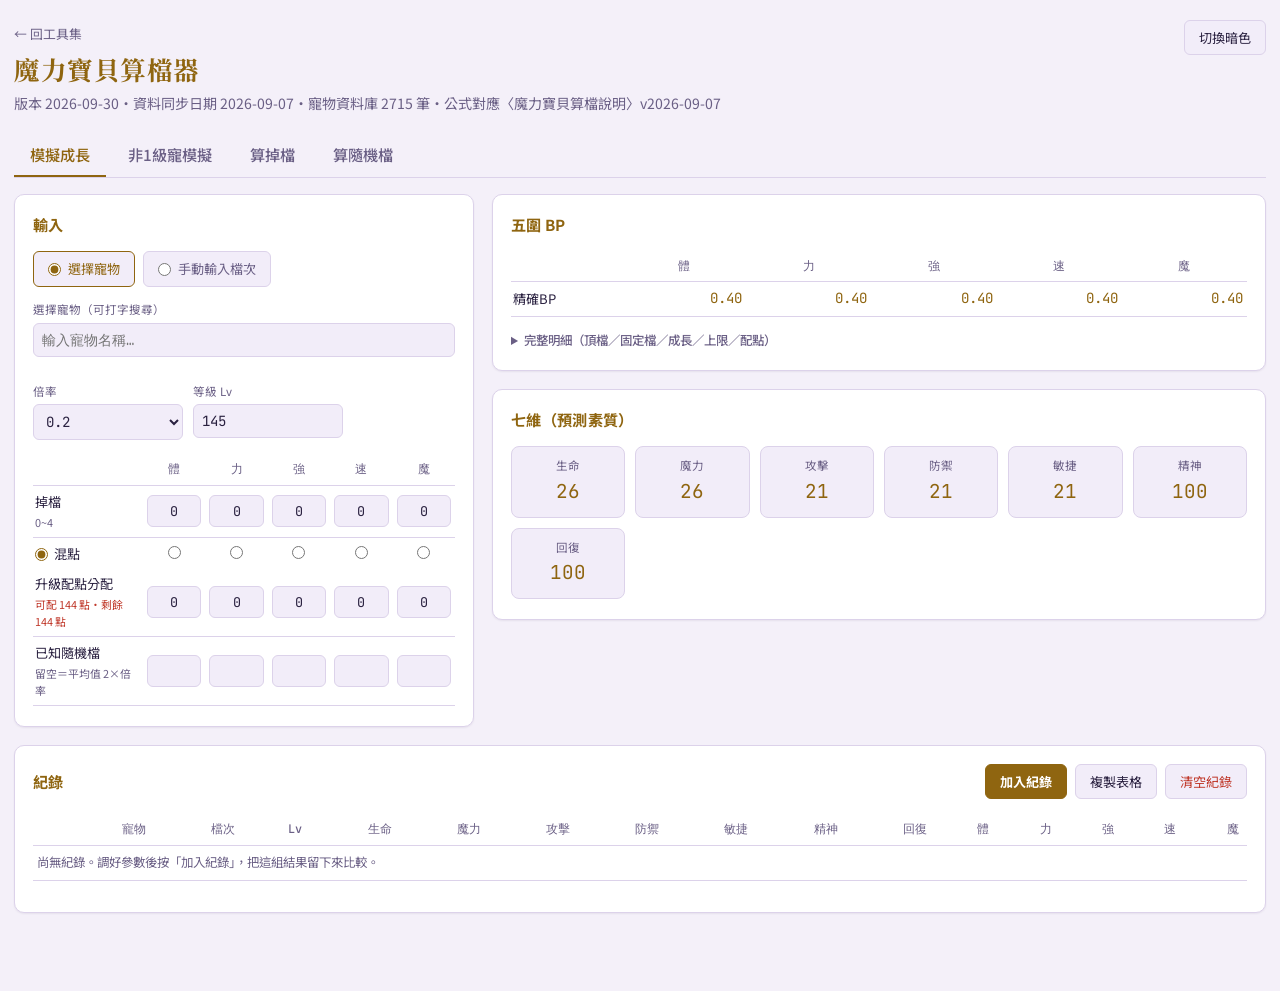
<file: pet/index.html>
<!DOCTYPE html>
<html lang="zh-Hant">
<head>
<meta charset="UTF-8">
<meta name="viewport" content="width=device-width, initial-scale=1.0">
<title>魔力寶貝算檔器</title>
<link rel="preconnect" href="https://fonts.googleapis.com">
<link href="https://fonts.googleapis.com/css2?family=Noto+Serif+TC:wght@600;700&family=Noto+Sans+TC:wght@400;500;700&family=JetBrains+Mono:wght@400;600&display=swap" rel="stylesheet">
<link rel="stylesheet" href="style.css">
</head>
<body>
<script>
// 主題在畫面繪製前就套用，避免載入瞬間閃一下
(function () {
  var t = 'light';
  try { t = localStorage.getItem('moli-calc-theme') || 'light'; } catch (e) {}
  document.documentElement.setAttribute('data-app-theme', t);
})();
</script>
<div class="wrap">
  <header class="page-head">
    <div>
      <a class="back-link" href="../">← 回工具集</a>
      <h1>魔力寶貝算檔器</h1>
      <p>版本 2026-09-30・資料同步日期 2026-09-07・寵物資料庫 2715 筆・公式對應〈魔力寶貝算檔說明〉v2026-09-07</p>
    </div>
    <button type="button" class="btn" id="theme-toggle">切換暗色</button>
  </header>

  <div class="tabs">
    <button class="tab-btn active" data-tab="forward">模擬成長</button>
    <button class="tab-btn" data-tab="nonlv1">非1級寵模擬</button>
    <button class="tab-btn" data-tab="stats">算掉檔</button>
    <button class="tab-btn" data-tab="reverse">算隨機檔</button>
  </div>

  <!-- ============ 正算 ============ -->
  <div class="panel active" id="panel-forward">
    <div class="two-col">
      <div class="col-left">
      <div class="card">
        <h2>輸入</h2>
        <div class="mode-row">
          <label class="radio"><input type="radio" name="fwd-mode" value="pet" checked>選擇寵物</label>
          <label class="radio"><input type="radio" name="fwd-mode" value="manual">手動輸入檔次</label>
        </div>
        <div class="row-top">
          <div class="field" id="fwd-pet-field">
            <label>選擇寵物（可打字搜尋）</label>
            <input list="pet-list-fwd" id="fwd-pet" placeholder="輸入寵物名稱…">
            <datalist id="pet-list-fwd"></datalist>
            <span class="field-warn" id="fwd-pet-warn"></span>
          </div>
          <div class="field" style="max-width:120px;">
            <label>倍率</label>
            <select id="fwd-mult">
              <option value="0.2" selected>0.2</option>
              <option value="0.25">0.25</option>
              <option value="0.3">0.3</option>
              <option value="0.5">0.5</option>
              <option value="0.6">0.6</option>
              <option value="0.7">0.7</option>
            </select>
          </div>
          <div class="field" style="max-width:100px;">
            <label>等級 Lv</label>
            <input type="number" id="fwd-lv" value="145">
          </div>
        </div>

        <div class="table-scroll">
          <table class="stat-table">
            <thead><tr><th></th><th>體</th><th>力</th><th>強</th><th>速</th><th>魔</th></tr></thead>
            <tbody>
              <tr id="fwd-top"></tr>
              <tr id="fwd-drop"></tr>
              <tr id="fwd-strat" class="strat-row"></tr>
              <tr id="fwd-alloc"></tr>
              <tr id="fwd-rand"></tr>
            </tbody>
          </table>
        </div>
      </div>
      </div>
      <div class="col-right">
      <div class="card">
        <h2>五圍 BP</h2>
        <div class="table-scroll">
          <table class="stat-table">
            <thead><tr><th></th><th>體</th><th>力</th><th>強</th><th>速</th><th>魔</th></tr></thead>
            <tbody id="fwd-result"></tbody>
          </table>
        </div>
        <details class="sub">
          <summary>完整明細（頂檔／固定檔／成長／上限／配點）</summary>
          <div class="table-scroll">
            <table class="stat-table">
              <thead><tr><th></th><th>體</th><th>力</th><th>強</th><th>速</th><th>魔</th></tr></thead>
              <tbody id="fwd-detail"></tbody>
            </table>
          </div>
        </details>
      </div>

      <div class="card">
        <h2>七維（預測素質）</h2>
        <div class="stats-grid" id="fwd-stats"></div>
      </div>
      </div>
    </div>

    <div class="card">
      <div class="card-head">
        <h2>紀錄</h2>
        <div class="btn-row">
          <button type="button" class="btn primary" id="rec-add">加入紀錄</button>
          <button type="button" class="btn" id="rec-copy">複製表格</button>
          <button type="button" class="btn danger" id="rec-clear">清空紀錄</button>
        </div>
      </div>
      <div class="table-scroll">
        <table id="rec-table">
          <thead><tr>
            <th></th><th>寵物</th><th>檔次</th><th>Lv</th>
            <th>生命</th><th>魔力</th><th>攻擊</th><th>防禦</th><th>敏捷</th><th>精神</th><th>回復</th>
            <th>體</th><th>力</th><th>強</th><th>速</th><th>魔</th>
          </tr></thead>
          <tbody></tbody>
        </table>
      </div>
      <p class="hint" id="rec-note"></p>
    </div>
  </div>

  <!-- ============ 推算 ============ -->
  <div class="panel" id="panel-reverse">
    <div class="two-col">
      <div class="col-left">
      <div class="card">
        <h2>輸入</h2>
        <div class="mode-row">
          <label class="radio"><input type="radio" name="rev-mode" value="pet" checked>選擇寵物</label>
          <label class="radio"><input type="radio" name="rev-mode" value="manual">手動輸入檔次</label>
        </div>
        <div class="row-top">
          <div class="field" id="rev-pet-field">
            <label>選擇寵物（可打字搜尋）</label>
            <input list="pet-list-rev" id="rev-pet" placeholder="輸入寵物名稱…">
            <datalist id="pet-list-rev"></datalist>
            <span class="field-warn" id="rev-pet-warn"></span>
          </div>
          <div class="field" style="max-width:120px;">
            <label>倍率</label>
            <select id="rev-mult">
              <option value="0.2" selected>0.2</option>
              <option value="0.25">0.25</option>
              <option value="0.3">0.3</option>
              <option value="0.5">0.5</option>
              <option value="0.6">0.6</option>
              <option value="0.7">0.7</option>
            </select>
          </div>
          <div class="field" style="max-width:100px;">
            <label>等級 Lv</label>
            <input type="number" id="rev-lv" value="145">
          </div>
        </div>

        <div class="table-scroll">
          <table class="stat-table">
            <thead><tr><th></th><th>體</th><th>力</th><th>強</th><th>速</th><th>魔</th></tr></thead>
            <tbody>
              <tr id="rev-top"></tr>
              <tr id="rev-drop"></tr>
              <tr id="rev-alloc"></tr>
              <tr id="rev-measured"></tr>
            </tbody>
          </table>
        </div>
      </div>
      </div>
      <div class="col-right">
      <div class="card">
        <div class="card-head">
          <h2>反推結果</h2>
          <button type="button" class="btn" id="rev-to-fwd">帶入模擬成長</button>
        </div>
        <div class="banner" id="rev-banner"></div>
        <div class="table-scroll">
          <table class="stat-table">
            <thead><tr><th></th><th>體</th><th>力</th><th>強</th><th>速</th><th>魔</th></tr></thead>
            <tbody id="rev-result"></tbody>
          </table>
        </div>
        <details class="sub">
          <summary>完整明細（頂檔／固定檔／成長／預測BP／殘差）</summary>
          <div class="table-scroll">
            <table class="stat-table">
              <thead><tr><th></th><th>體</th><th>力</th><th>強</th><th>速</th><th>魔</th></tr></thead>
              <tbody id="rev-detail"></tbody>
            </table>
          </div>
        </details>
        <p class="hint">判準：反推隨機檔不能是負值，出現負值代表掉檔或配點有誤；五項合計應落在 10 附近（±1 內合理）。</p>
      </div>
      </div>
    </div>
  </div>

  <!-- ============ 非1級寵計算 ============ -->
  <div class="panel" id="panel-nonlv1">
    <div class="mode-row">
      <label class="radio"><input type="radio" name="nl1-dir" value="up" checked>往上推（算目標等級BP）</label>
      <label class="radio"><input type="radio" name="nl1-dir" value="down">往回推（算起始等級BP）</label>
    </div>
    <div class="two-col" id="nl1-view-up">
      <div class="col-left">
      <div class="card">
        <h2>輸入</h2>
        <div class="row-top">
          <div class="field" id="nl1-pet-field">
            <label>選擇寵物（可打字搜尋）</label>
            <input list="pet-list-nl1" id="nl1-pet" placeholder="輸入寵物名稱…">
            <datalist id="pet-list-nl1"></datalist>
            <span class="field-warn" id="nl1-pet-warn"></span>
          </div>
          <div class="field" style="max-width:100px;">
            <label>起始等級</label>
            <input type="number" id="nl1-start" value="1">
          </div>
          <div class="field" style="max-width:100px;">
            <label>目標等級</label>
            <input type="number" id="nl1-lv" value="145">
          </div>
        </div>

        <div class="table-scroll">
          <table class="stat-table">
            <thead><tr><th></th><th>體</th><th>力</th><th>強</th><th>速</th><th>魔</th></tr></thead>
            <tbody>
              <tr id="nl1-drop"></tr>
              <tr id="nl1-now"></tr>
              <tr id="nl1-strat" class="strat-row"></tr>
              <tr id="nl1-alloc"></tr>
            </tbody>
          </table>
        </div>
      </div>
      </div>
      <div class="col-right">
      <div class="card">
        <h2>五圍 BP（目標等級）</h2>
        <div class="banner warn" id="nl1-banner" hidden></div>
        <div class="table-scroll">
          <table class="stat-table">
            <thead><tr><th></th><th>體</th><th>力</th><th>強</th><th>速</th><th>魔</th></tr></thead>
            <tbody id="nl1-result"></tbody>
          </table>
        </div>
        <details class="sub">
          <summary>完整明細（頂檔／固定檔／成長／上限／配點）</summary>
          <div class="table-scroll">
            <table class="stat-table">
              <thead><tr><th></th><th>體</th><th>力</th><th>強</th><th>速</th><th>魔</th></tr></thead>
              <tbody id="nl1-detail"></tbody>
            </table>
          </div>
        </details>
        <p class="hint">目標BP＝現在的BP＋每級成長×（目標−起始）＋配點（共 目標−起始 點）。倍率、隨機檔、起始等級之前配過的點都已經包含在現在的BP裡，不用另外填；掉檔要填，因為每級成長看固定檔。</p>
      </div>

      <div class="card">
        <h2>七維（預測素質）</h2>
        <div class="stats-grid" id="nl1-stats"></div>
      </div>
      </div>
    </div>

    <div class="two-col" id="nl1-view-down" hidden>
      <div class="col-left">
      <div class="card">
        <h2>輸入</h2>
        <div class="row-top">
          <div class="field" id="ini-pet-field">
            <label>選擇寵物（可打字搜尋）</label>
            <input list="pet-list-ini" id="ini-pet" placeholder="輸入寵物名稱…">
            <datalist id="pet-list-ini"></datalist>
            <span class="field-warn" id="ini-pet-warn"></span>
          </div>
          <div class="field" style="max-width:100px;">
            <label>起始等級</label>
            <input type="number" id="ini-start" value="1">
          </div>
          <div class="field" style="max-width:100px;">
            <label>現在等級</label>
            <input type="number" id="ini-lv" value="145">
          </div>
        </div>

        <div class="table-scroll">
          <table class="stat-table">
            <thead><tr><th></th><th>體</th><th>力</th><th>強</th><th>速</th><th>魔</th></tr></thead>
            <tbody>
              <tr id="ini-drop"></tr>
              <tr id="ini-now"></tr>
              <tr id="ini-strat" class="strat-row"></tr>
              <tr id="ini-alloc"></tr>
            </tbody>
          </table>
        </div>
      </div>
      </div>
      <div class="col-right">
      <div class="card">
        <div class="card-head">
          <h2>五圍 BP（起始等級）</h2>
          <button type="button" class="btn" id="ini-to-up">帶入往上推</button>
        </div>
        <div class="banner warn" id="ini-banner" hidden></div>
        <div class="table-scroll">
          <table class="stat-table">
            <thead><tr><th></th><th>體</th><th>力</th><th>強</th><th>速</th><th>魔</th></tr></thead>
            <tbody id="ini-result"></tbody>
          </table>
        </div>
        <details class="sub">
          <summary>完整明細（頂檔／固定檔／成長／扣除量）</summary>
          <div class="table-scroll">
            <table class="stat-table">
              <thead><tr><th></th><th>體</th><th>力</th><th>強</th><th>速</th><th>魔</th></tr></thead>
              <tbody id="ini-detail"></tbody>
            </table>
          </div>
        </details>
        <p class="hint">起始BP＝現在的BP－每級成長×（現在−起始）－已配點。已配點照實際配的填，不套爆點上限；掉檔要填，因為每級成長看固定檔。</p>
      </div>

      <div class="card">
        <h2>七維（起始等級）</h2>
        <div class="stats-grid" id="ini-stats"></div>
      </div>
      </div>
    </div>
  </div>

  <!-- ============ 七圍反推掉檔 ============ -->
  <div class="panel" id="panel-stats">
    <div class="two-col">
      <div class="col-left">
      <div class="card">
        <h2>輸入</h2>
        <div class="mode-row">
          <label class="radio"><input type="radio" name="sta-mode" value="pet" checked>選擇寵物</label>
          <label class="radio"><input type="radio" name="sta-mode" value="manual">手動輸入檔次</label>
        </div>
        <div class="row-top">
          <div class="field" id="sta-pet-field">
            <label>選擇寵物（可打字搜尋）</label>
            <input list="pet-list-sta" id="sta-pet" placeholder="輸入寵物名稱…">
            <datalist id="pet-list-sta"></datalist>
            <span class="field-warn" id="sta-pet-warn"></span>
          </div>
          <div class="field" style="max-width:120px;">
            <label>倍率</label>
            <select id="sta-mult">
              <option value="0.2" selected>0.2</option>
              <option value="0.25">0.25</option>
              <option value="0.3">0.3</option>
              <option value="0.5">0.5</option>
              <option value="0.6">0.6</option>
              <option value="0.7">0.7</option>
            </select>
          </div>
          <div class="field" style="max-width:100px;">
            <label>等級 Lv</label>
            <input type="number" id="sta-lv" value="1">
          </div>
        </div>

        <div class="table-scroll">
          <table class="stat-table">
            <thead><tr><th></th><th>體</th><th>力</th><th>強</th><th>速</th><th>魔</th></tr></thead>
            <tbody>
              <tr id="sta-top"></tr>
              <tr id="sta-alloc"></tr>
            </tbody>
          </table>
        </div>
        <div class="stats-grid" id="sta-stats"></div>
        <button type="button" class="btn primary" id="sta-run">開始反推</button>
      </div>
      </div>
      <div class="col-right">
      <div class="card">
        <h2>各項掉檔可能</h2>
        <div class="banner" id="sta-banner"></div>
        <div class="table-scroll">
          <table class="stat-table">
            <thead><tr><th></th><th>體</th><th>力</th><th>強</th><th>速</th><th>魔</th></tr></thead>
            <tbody id="sta-dist"></tbody>
          </table>
        </div>
        <p class="hint" id="sta-total"></p>
        <p class="hint">窮舉每項掉 0~4 檔與隨機檔（合計 10）的所有組合，逐組正算七圍跟輸入比對；百分比是最吻合那批組合裡各掉幾檔的比例。1 級寵每掉 1 檔跟少 1 點隨機檔分不開，大多只看得出總掉檔；等級越高越能分出各項。配點要填實際配的。</p>
      </div>

      <div class="card">
        <h2>候選組合（前 30 名）</h2>
        <div class="table-scroll">
          <table>
            <thead><tr><th>誤差</th><th>體</th><th>力</th><th>強</th><th>速</th><th>魔</th><th>總掉</th><th>隨機檔</th></tr></thead>
            <tbody id="sta-list"></tbody>
          </table>
        </div>
        <p class="hint">誤差＝七項素質跟輸入差幾點的合計，0 為完全吻合；隨機檔是該組掉檔下最吻合的一種分配。</p>
      </div>
      </div>
    </div>
  </div>
</div>

<script src="pet-db.js"></script>
<script src="calc.js"></script>
<script src="common.js"></script>
<script src="forward.js"></script>
<script src="reverse.js"></script>
<script src="nonlv1.js"></script>
<script src="stats.js"></script>

</body>
</html>
</file>
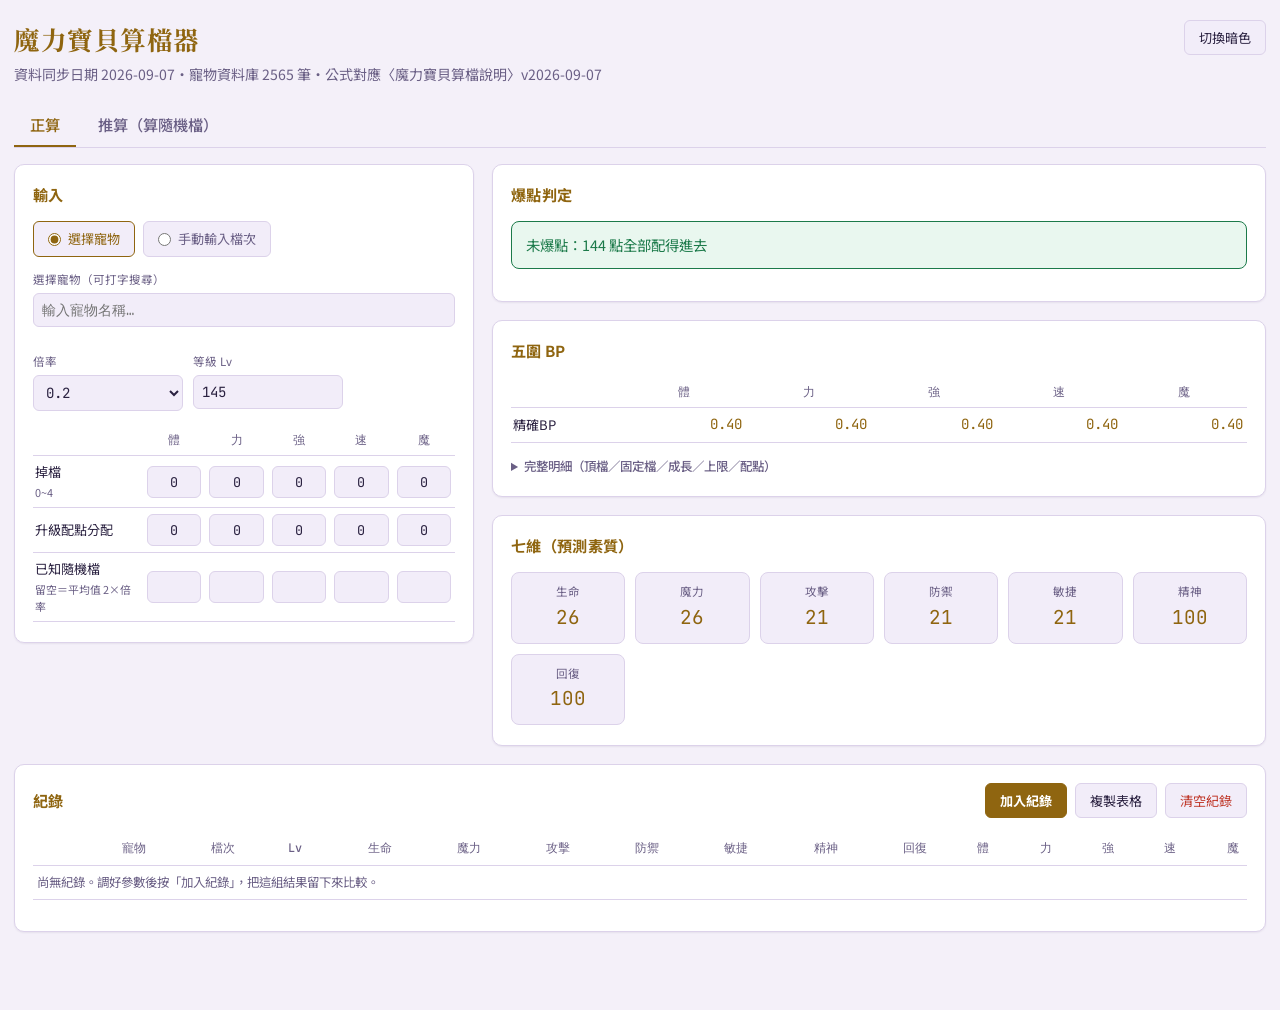
<file: 魔力寶貝寵物算檔器.html>
<!DOCTYPE html>
<html lang="zh-Hant">
<head>
<meta charset="UTF-8">
<meta name="viewport" content="width=device-width, initial-scale=1.0">
<title>魔力寶貝算檔器</title>
<link rel="preconnect" href="https://fonts.googleapis.com">
<link href="https://fonts.googleapis.com/css2?family=Noto+Serif+TC:wght@600;700&family=Noto+Sans+TC:wght@400;500;700&family=JetBrains+Mono:wght@400;600&display=swap" rel="stylesheet">
<style>
  /* 明亮（預設） */
  :root{
    --bg:#f4f0f9;
    --panel:#ffffff;
    --panel-2:#f2edf9;
    --line:#dcd2ea;
    --text:#2a2140;
    --muted:#6a5f85;
    --gold:#8f6510;
    --gold-dim:#c2a24a;
    --gold-hover:#7a550a;
    --on-gold:#ffffff;
    --teal:#1c7a4a;
    --coral:#c0392b;
    --ok-bg:#e9f7ef;
    --warn-bg:#fdeceb;
    --shadow:0 1px 2px rgba(42,33,64,.07);
    --mono: 'JetBrains Mono', monospace;
  }
  /* 暗色 */
  :root[data-app-theme="dark"]{
    --bg:#211a2e;
    --panel:#2b2240;
    --panel-2:#332950;
    --line:#473a63;
    --text:#f1ecf7;
    --muted:#a99dc4;
    --gold:#e0b74c;
    --gold-dim:#8a713a;
    --gold-hover:#eec765;
    --on-gold:#211a2e;
    --teal:#6fcf97;
    --coral:#f0806a;
    --ok-bg:rgba(111,207,151,.08);
    --warn-bg:rgba(240,128,106,.10);
    --shadow:none;
  }
  *{box-sizing:border-box;}
  body{
    margin:0;
    background:var(--bg);
    color:var(--text);
    font-family:'Noto Sans TC', system-ui, sans-serif;
    line-height:1.55;
    padding:20px 14px 60px;
  }
  .wrap{max-width:1280px;margin:0 auto;}
  .two-col{
    display:grid;
    grid-template-columns:minmax(420px,460px) minmax(0,1fr);
    gap:18px;align-items:start;margin-bottom:18px;
  }
  .col-left,.col-right{display:flex;flex-direction:column;gap:18px;min-width:0;}
  .col-left .row-top{gap:10px;}
  .col-left #fwd-pet-field, .col-left #rev-pet-field{flex-basis:100%;}
  .col-left{position:sticky;top:16px;}
  .two-col .card{margin-bottom:0;}
  @media (max-width:900px){
    .two-col{grid-template-columns:minmax(0,1fr);}
    .col-left{position:static;}
  }
  header h1{
    font-family:'Noto Serif TC', serif;
    font-size:1.6rem;
    margin:0 0 4px;
    color:var(--gold);
    letter-spacing:.02em;
  }
  header p{margin:0;color:var(--muted);font-size:.88rem;}
  .page-head{display:flex;align-items:flex-start;justify-content:space-between;gap:16px;flex-wrap:wrap;margin-bottom:18px;}
  .tabs{display:flex;gap:6px;margin-bottom:16px;border-bottom:1px solid var(--line);}
  .tab-btn{
    background:none;border:none;color:var(--muted);
    font-family:'Noto Sans TC',sans-serif;font-size:.95rem;font-weight:500;
    padding:10px 16px;cursor:pointer;border-bottom:2px solid transparent;
  }
  .tab-btn.active{color:var(--gold);border-bottom-color:var(--gold);}
  .panel{display:none;}
  .panel.active{display:block;}
  .card{
    background:var(--panel);
    border:1px solid var(--line);
    border-radius:10px;
    box-shadow:var(--shadow);
    padding:18px 18px 20px;
    margin-bottom:18px;
  }
  .card h2{
    font-size:.95rem;margin:0 0 14px;color:var(--gold);
    font-weight:700;letter-spacing:.02em;
  }
  .grid{
    display:grid;
    grid-template-columns:repeat(5,1fr);
    gap:8px;
  }
  .grid.two{grid-template-columns:1fr 1fr;}
  .field{display:flex;flex-direction:column;gap:4px;}
  .field label{font-size:.72rem;color:var(--muted);}
  .field input, .field select{
    background:var(--panel-2);
    border:1px solid var(--line);
    color:var(--text);
    border-radius:6px;
    padding:7px 8px;
    font-family:var(--mono);
    font-size:.88rem;
    width:100%;
  }
  .field input:focus{outline:1px solid var(--gold);}
  .row-top{display:flex;gap:14px;flex-wrap:wrap;margin-bottom:14px;}
  .row-top .field{min-width:150px;flex:1;}
  .stat-labels{display:grid;grid-template-columns:repeat(5,1fr);gap:8px;margin-bottom:4px;}
  .stat-labels span{font-size:.72rem;color:var(--muted);text-align:center;}
  .hint{font-size:.72rem;color:var(--muted);margin-top:6px;}
  table{width:100%;border-collapse:collapse;font-family:var(--mono);font-size:.82rem;}
  th,td{padding:7px 8px;text-align:right;border-bottom:1px solid var(--line);white-space:nowrap;}
  th:first-child,td:first-child{text-align:left;color:var(--muted);font-family:'Noto Sans TC',sans-serif;}
  th{color:var(--muted);font-weight:500;font-size:.74rem;}
  .table-scroll{overflow-x:auto;}
  .stat-table{table-layout:fixed;min-width:340px;}
  .col-right .stat-table{min-width:430px;}
  .stat-table th{text-align:center;}
  .stat-table td:first-child, .stat-table th:first-child{width:110px;}
  .stat-table td, .stat-table th{padding:6px 4px;}
  .stat-table td:first-child{padding-left:2px;}
  .stat-table td.row-label{
    white-space:normal;font-family:'Noto Sans TC',sans-serif;
    color:var(--text);font-size:.82rem;vertical-align:middle;
  }
  .stat-table .row-hint{display:block;font-size:.68rem;color:var(--muted);margin-top:2px;font-weight:400;}
  .stat-table td{vertical-align:middle;}
  .stat-table input{
    width:100%;background:var(--panel-2);border:1px solid var(--line);color:var(--text);
    border-radius:6px;padding:6px 5px;font-family:var(--mono);font-size:.84rem;text-align:center;
  }
  .stat-table input:focus{outline:1px solid var(--gold);}
  .stat-table input::-webkit-outer-spin-button,
  .stat-table input::-webkit-inner-spin-button{-webkit-appearance:none;margin:0;}
  .stat-table input[type=number]{-moz-appearance:textfield;appearance:textfield;}
  .stat-table tr.emph td{color:var(--gold);font-size:.88rem;}
  .stat-table tr.emph td:first-child{color:var(--text);font-size:.82rem;}
  [hidden]{display:none !important;}
  .mode-row{display:flex;gap:8px;margin-bottom:14px;flex-wrap:wrap;}
  .radio{
    display:inline-flex;align-items:center;gap:7px;cursor:pointer;
    font-size:.82rem;color:var(--muted);
    background:var(--panel-2);border:1px solid var(--line);
    border-radius:6px;padding:7px 14px;
  }
  .radio:hover{border-color:var(--gold-dim);}
  .radio input{accent-color:var(--gold);margin:0;cursor:pointer;}
  .radio:has(input:checked){border-color:var(--gold);color:var(--gold);}
  .radio:has(input:focus-visible){outline:2px solid var(--gold);outline-offset:1px;}
  .field-warn{font-size:.72rem;color:var(--coral);min-height:1em;}
  .card-head{display:flex;align-items:center;justify-content:space-between;gap:12px;flex-wrap:wrap;margin-bottom:14px;}
  .card-head h2{margin:0;}
  .btn-row{display:flex;gap:8px;flex-wrap:wrap;}
  .btn{
    background:var(--panel-2);border:1px solid var(--line);color:var(--text);
    font-family:'Noto Sans TC',sans-serif;font-size:.82rem;
    padding:7px 14px;border-radius:6px;cursor:pointer;
  }
  .btn:hover{border-color:var(--gold-dim);}
  .btn:focus-visible{outline:2px solid var(--gold);outline-offset:1px;}
  .btn.primary{background:var(--gold);border-color:var(--gold);color:var(--on-gold);font-weight:700;}
  .btn.primary:hover{background:var(--gold-hover);border-color:var(--gold-hover);}
  .btn.danger{color:var(--coral);}
  .btn.danger:hover{border-color:var(--coral);}
  details.sub{background:transparent;border:none;padding:0;margin-top:14px;}
  details.sub summary{font-size:.78rem;color:var(--muted);}
  details.sub summary:hover{color:var(--gold);}
  details.sub[open] summary{color:var(--gold);margin-bottom:8px;}
  #rec-table{font-size:.78rem;}
  #rec-table td:nth-child(2){color:var(--text);}
  #rec-table .empty{color:var(--muted);text-align:left;font-family:'Noto Sans TC',sans-serif;}
  #rec-table th:first-child, #rec-table td:first-child{width:32px;padding-left:4px;padding-right:4px;}
  .rec-del{
    background:transparent;border:1px solid transparent;color:var(--muted);
    font-size:.9rem;line-height:1;width:24px;height:24px;border-radius:6px;cursor:pointer;
  }
  .rec-del:hover{color:var(--coral);border-color:var(--coral);}
  .rec-del:focus-visible{outline:2px solid var(--gold);outline-offset:1px;}
  .banner{
    padding:12px 14px;border-radius:8px;font-size:.9rem;margin-bottom:12px;
    border:1px solid var(--line);
  }
  .banner.ok{background:var(--ok-bg);border-color:var(--teal);color:var(--teal);}
  .banner.warn{background:var(--warn-bg);border-color:var(--coral);color:var(--coral);}
  .stats-grid{display:grid;grid-template-columns:repeat(auto-fit,minmax(100px,1fr));gap:10px;}
  .stat-box{
    background:var(--panel-2);border:1px solid var(--line);border-radius:8px;
    padding:10px;text-align:center;
  }
  .stat-box .label{font-size:.72rem;color:var(--muted);}
  .stat-box .value{font-family:var(--mono);font-size:1.2rem;color:var(--gold);margin-top:2px;}
  details{background:var(--panel);border:1px solid var(--line);border-radius:10px;padding:12px 16px;margin-top:8px;}
  summary{cursor:pointer;color:var(--gold);font-size:.88rem;font-weight:500;}
  details p, details li{font-size:.82rem;color:var(--muted);}
  code{background:var(--panel-2);padding:1px 5px;border-radius:4px;font-family:var(--mono);}
  .neg{color:var(--coral);}
</style>
</head>
<body>
<script>
// 主題在畫面繪製前就套用，避免載入瞬間閃一下
(function () {
  var t = 'light';
  try { t = localStorage.getItem('moli-calc-theme') || 'light'; } catch (e) {}
  document.documentElement.setAttribute('data-app-theme', t);
})();
</script>
<div class="wrap">
  <header class="page-head">
    <div>
      <h1>魔力寶貝算檔器</h1>
      <p>資料同步日期 2026-09-07・寵物資料庫 2565 筆・公式對應〈魔力寶貝算檔說明〉v2026-09-07</p>
    </div>
    <button type="button" class="btn" id="theme-toggle">切換暗色</button>
  </header>

  <div class="tabs">
    <button class="tab-btn active" data-tab="forward">正算</button>
    <button class="tab-btn" data-tab="reverse">推算（算隨機檔）</button>
  </div>

  <!-- ============ 正算 ============ -->
  <div class="panel active" id="panel-forward">
    <div class="two-col">
      <div class="col-left">
      <div class="card">
        <h2>輸入</h2>
        <div class="mode-row">
          <label class="radio"><input type="radio" name="fwd-mode" value="pet" checked>選擇寵物</label>
          <label class="radio"><input type="radio" name="fwd-mode" value="manual">手動輸入檔次</label>
        </div>
        <div class="row-top">
          <div class="field" id="fwd-pet-field">
            <label>選擇寵物（可打字搜尋）</label>
            <input list="pet-list-fwd" id="fwd-pet" placeholder="輸入寵物名稱…">
            <datalist id="pet-list-fwd"></datalist>
            <span class="field-warn" id="fwd-pet-warn"></span>
          </div>
          <div class="field" style="max-width:120px;">
            <label>倍率</label>
            <select id="fwd-mult">
              <option value="0.2" selected>0.2</option>
              <option value="0.25">0.25</option>
              <option value="0.3">0.3</option>
              <option value="0.5">0.5</option>
              <option value="0.6">0.6</option>
              <option value="0.7">0.7</option>
            </select>
          </div>
          <div class="field" style="max-width:100px;">
            <label>等級 Lv</label>
            <input type="number" id="fwd-lv" value="145">
          </div>
        </div>

        <div class="table-scroll">
          <table class="stat-table">
            <thead><tr><th></th><th>體</th><th>力</th><th>強</th><th>速</th><th>魔</th></tr></thead>
            <tbody>
              <tr id="fwd-top"></tr>
              <tr id="fwd-drop"></tr>
              <tr id="fwd-alloc"></tr>
              <tr id="fwd-rand"></tr>
            </tbody>
          </table>
        </div>
      </div>
      </div>
      <div class="col-right">
      <div class="card">
        <h2>爆點判定</h2>
        <div class="banner" id="fwd-burst-banner"></div>
      </div>

      <div class="card">
        <h2>五圍 BP</h2>
        <div class="table-scroll">
          <table class="stat-table">
            <thead><tr><th></th><th>體</th><th>力</th><th>強</th><th>速</th><th>魔</th></tr></thead>
            <tbody id="fwd-result"></tbody>
          </table>
        </div>
        <details class="sub">
          <summary>完整明細（頂檔／固定檔／成長／上限／配點）</summary>
          <div class="table-scroll">
            <table class="stat-table">
              <thead><tr><th></th><th>體</th><th>力</th><th>強</th><th>速</th><th>魔</th></tr></thead>
              <tbody id="fwd-detail"></tbody>
            </table>
          </div>
        </details>
      </div>

      <div class="card">
        <h2>七維（預測素質）</h2>
        <div class="stats-grid" id="fwd-stats"></div>
      </div>
      </div>
    </div>

    <div class="card">
      <div class="card-head">
        <h2>紀錄</h2>
        <div class="btn-row">
          <button type="button" class="btn primary" id="rec-add">加入紀錄</button>
          <button type="button" class="btn" id="rec-copy">複製表格</button>
          <button type="button" class="btn danger" id="rec-clear">清空紀錄</button>
        </div>
      </div>
      <div class="table-scroll">
        <table id="rec-table">
          <thead><tr>
            <th></th><th>寵物</th><th>檔次</th><th>Lv</th>
            <th>生命</th><th>魔力</th><th>攻擊</th><th>防禦</th><th>敏捷</th><th>精神</th><th>回復</th>
            <th>體</th><th>力</th><th>強</th><th>速</th><th>魔</th>
          </tr></thead>
          <tbody></tbody>
        </table>
      </div>
      <p class="hint" id="rec-note"></p>
    </div>
  </div>

  <!-- ============ 推算 ============ -->
  <div class="panel" id="panel-reverse">
    <div class="two-col">
      <div class="col-left">
      <div class="card">
        <h2>輸入</h2>
        <div class="mode-row">
          <label class="radio"><input type="radio" name="rev-mode" value="pet" checked>選擇寵物</label>
          <label class="radio"><input type="radio" name="rev-mode" value="manual">手動輸入檔次</label>
        </div>
        <div class="row-top">
          <div class="field" id="rev-pet-field">
            <label>選擇寵物（可打字搜尋）</label>
            <input list="pet-list-rev" id="rev-pet" placeholder="輸入寵物名稱…">
            <datalist id="pet-list-rev"></datalist>
            <span class="field-warn" id="rev-pet-warn"></span>
          </div>
          <div class="field" style="max-width:120px;">
            <label>倍率</label>
            <select id="rev-mult">
              <option value="0.2" selected>0.2</option>
              <option value="0.25">0.25</option>
              <option value="0.3">0.3</option>
              <option value="0.5">0.5</option>
              <option value="0.6">0.6</option>
              <option value="0.7">0.7</option>
            </select>
          </div>
          <div class="field" style="max-width:100px;">
            <label>等級 Lv</label>
            <input type="number" id="rev-lv" value="145">
          </div>
        </div>

        <div class="table-scroll">
          <table class="stat-table">
            <thead><tr><th></th><th>體</th><th>力</th><th>強</th><th>速</th><th>魔</th></tr></thead>
            <tbody>
              <tr id="rev-top"></tr>
              <tr id="rev-drop"></tr>
              <tr id="rev-alloc"></tr>
              <tr id="rev-measured"></tr>
            </tbody>
          </table>
        </div>
      </div>
      </div>
      <div class="col-right">
      <div class="card">
        <h2>反推結果</h2>
        <div class="banner" id="rev-banner"></div>
        <div class="table-scroll">
          <table class="stat-table">
            <thead><tr><th></th><th>體</th><th>力</th><th>強</th><th>速</th><th>魔</th></tr></thead>
            <tbody id="rev-result"></tbody>
          </table>
        </div>
        <details class="sub">
          <summary>完整明細（頂檔／固定檔／成長／預測BP／殘差）</summary>
          <div class="table-scroll">
            <table class="stat-table">
              <thead><tr><th></th><th>體</th><th>力</th><th>強</th><th>速</th><th>魔</th></tr></thead>
              <tbody id="rev-detail"></tbody>
            </table>
          </div>
        </details>
        <p class="hint">判準：反推隨機檔不能是負值，出現負值代表掉檔或配點有誤；五項合計應落在 10 附近（±1 內合理）。</p>
      </div>
      </div>
    </div>
  </div>
</div>

<script src="pet-db.js"></script>
<script>
// PET_DB 由 pet-db.js 提供（Tab 分隔純文字），此處解析回原本的陣列格式
const PET_DB = (typeof PET_DB_RAW === "string" ? PET_DB_RAW : "")
  .trim().split("\n").map(s => s.trim()).filter(Boolean)
  .map(line => { const c = line.split("\t"); return [c[0], +c[1], +c[2], +c[3], +c[4], +c[5]]; });
if (!PET_DB.length) console.error("pet-db.js 未載入或為空：請確認 pet-db.js 與本 HTML 放在同一資料夾");
const COEFF = {"生命": [8, 2, 3, 3, 1, 20], "魔力": [1, 2, 2, 2, 10, 20], "攻擊": [0.2, 2.7, 0.3, 0.3, 0.2, 20], "防禦": [0.2, 0.3, 3, 0.3, 0.2, 20], "敏捷": [0.1, 0.2, 0.2, 2, 0.1, 20], "精神": [-0.3, -0.1, 0.2, -0.1, 0.8, 100], "回復": [0.8, -0.1, -0.1, 0.2, -0.3, 100]};
const REM_ADJ = [0, 0.003, 0.001, -0.001, -0.003];

// 建立寵物名稱查表（重複名稱取第一筆，行為對齊 Excel MATCH）
const PET_MAP = new Map();
for (const p of PET_DB) {
  if (!PET_MAP.has(p[0])) PET_MAP.set(p[0], p.slice(1));
}

// 對應說明文件 §3：成長值公式（每級BP）
function growthPerLevel(fixedStat) {
  if (fixedStat === 0) return 0;
  const raw = fixedStat * 0.042 - 0.005 + REM_ADJ[((fixedStat % 5) + 5) % 5];
  return Math.round(raw * 1000) / 1000;
}

// 對應說明文件 §6、xlsm 正算!B14:F14 / 推算!用不到
// 注意：目前 .xlsm 公式只判斷「留空」，見上方「已知限制」區塊的說明
function randomBP(known, mult) {
  if (known === null || known === undefined || known === '') return 2 * mult;
  return known * mult;
}

// 依「選擇寵物 / 手動輸入檔次」模式決定頂檔來源
function getTops(mode, petName, manualTop) {
  if (mode === 'manual') return manualTop;
  if (petName && PET_MAP.has(petName)) return PET_MAP.get(petName);
  return [0, 0, 0, 0, 0];
}

function num(v, fallback) {
  if (v === '' || v === null || v === undefined) return fallback;
  const n = parseFloat(v);
  return isNaN(n) ? fallback : n;
}

// 對應說明文件 §1、§8、§14.1：正算
function computeForward(state) {
  const { tops, drops, mult, lv, alloc, rand } = state;
  const fixed = [], growth = [], rnd = [], nat = [];
  for (let i = 0; i < 5; i++) {
    const f = tops[i] - drops[i];
    const g = growthPerLevel(f);
    const r = randomBP(rand[i], mult);
    fixed.push(f); growth.push(g); rnd.push(r);
    nat.push(f * mult + g * (lv - 1) + r);
  }
  const P = lv - 1;
  const sumNat = nat.reduce((a, b) => a + b, 0);
  const cap = nat.map(n => Math.min(P, Math.max(0, Math.floor((sumNat - 2 * n + P) / 2))));
  const eff = alloc.map((a, i) => Math.min(a, cap[i]));
  const leftover = alloc.map((a, i) => a - eff[i]);
  const panelBP = fixed.map((f, i) => Math.round(f * mult + growth[i] * (lv - 1) + eff[i]));
  const finalBP = nat.map((n, i) => n + eff[i]);
  const stats = {};
  for (const name in COEFF) {
    const [c1, c2, c3, c4, c5, base] = COEFF[name];
    const coeffs = [c1, c2, c3, c4, c5];
    let v = base;
    for (let i = 0; i < 5; i++) v += coeffs[i] * finalBP[i];
    stats[name] = Math.floor(v);
  }
  const totalLeftover = leftover.reduce((a, b) => a + b, 0);
  let burstMsg, burstOk;
  if (totalLeftover === 0) {
    burstOk = true;
    burstMsg = `未爆點：${P} 點全部配得進去`;
  } else {
    burstOk = false;
    const labels = ['體', '力', '強', '速', '魔'];
    const maxIdx = alloc.indexOf(Math.max(...alloc));
    burstMsg = `爆點：主加點 ${labels[maxIdx]} 有 ${totalLeftover} 點配不進去，需改配其他屬性`;
  }
  return { fixed, growth, rnd, nat, cap, eff, leftover, panelBP, finalBP, stats, burstMsg, burstOk };
}

// 對應說明文件 §7、§14.2：推算（算隨機檔）
function computeReverse(state) {
  const { tops, drops, mult, lv, alloc, measured } = state;
  const fixed = [], growth = [], predicted = [], residual = [], inferred = [];
  for (let i = 0; i < 5; i++) {
    const f = tops[i] - drops[i];
    const g = growthPerLevel(f);
    const pred = f * mult + g * (lv - 1) + alloc[i];
    const res = measured[i] - pred;
    fixed.push(f); growth.push(g); predicted.push(pred); residual.push(res);
    inferred.push(res / mult);
  }
  const sum = inferred.reduce((a, b) => a + b, 0);
  const hasNegative = inferred.some(v => v < -0.001);
  return { fixed, growth, predicted, residual, inferred, sum, hasNegative };
}

// ---------- DOM 綁定 ----------
const LABELS = ['體', '力', '強', '速', '魔'];
let lastForward = null;

function buildInputRow(containerId, prefix, label, defaults, step) {
  const el = document.getElementById(containerId);
  const cells = LABELS.map((l, i) =>
    `<td><input type="number" ${step ? `step="${step}"` : ''} id="${prefix}-${i}" value="${defaults[i]}"></td>`
  ).join('');
  el.innerHTML = `<td class="row-label">${label}</td>${cells}`;
}

buildInputRow('fwd-top', 'fwd-top', '手動輸入檔次<span class="row-hint">直接填五圍檔位</span>', [0,0,0,0,0]);
buildInputRow('fwd-drop', 'fwd-drop', '掉檔<span class="row-hint">0~4</span>', [0,0,0,0,0]);
buildInputRow('fwd-alloc', 'fwd-alloc', '升級配點分配', [0,0,0,0,0]);
buildInputRow('fwd-rand', 'fwd-rand', '已知隨機檔<span class="row-hint">留空＝平均值 2×倍率</span>', ['','','','','']);
buildInputRow('rev-top', 'rev-top', '手動輸入檔次<span class="row-hint">直接填五圍檔位</span>', [0,0,0,0,0]);
buildInputRow('rev-drop', 'rev-drop', '掉檔<span class="row-hint">0~4</span>', [0,0,0,0,0]);
buildInputRow('rev-alloc', 'rev-alloc', '配點', [0,0,0,0,0]);
buildInputRow('rev-measured', 'rev-measured', '論壇寵物實際BP<span class="row-hint">含小數</span>', ['','','','','' ], '0.01');

// datalist 選項（一次塞完，2500+ 筆）
const petOptionsHtml = Array.from(PET_MAP.keys()).map(n => `<option value="${n}">`).join('');
document.getElementById('pet-list-fwd').innerHTML = petOptionsHtml;
document.getElementById('pet-list-rev').innerHTML = petOptionsHtml;

// ---------- 輸入模式（選擇寵物 / 手動輸入檔次）----------
function getMode(prefix) {
  const el = document.querySelector(`input[name="${prefix}-mode"]:checked`);
  return el ? el.value : 'pet';
}

function applyMode(prefix) {
  const mode = getMode(prefix);
  document.getElementById(`${prefix}-pet-field`).hidden = (mode !== 'pet');
  document.getElementById(`${prefix}-top`).hidden = (mode !== 'manual');
}

function showPetWarn(prefix, mode, petName) {
  const el = document.getElementById(`${prefix}-pet-warn`);
  el.textContent = (mode === 'pet' && petName && !PET_MAP.has(petName))
    ? '查無此寵物，請改用手動輸入檔次' : '';
}

function readFive(prefix, fallback) {
  return LABELS.map((_, i) => num(document.getElementById(`${prefix}-${i}`).value, fallback));
}
function readFiveRaw(prefix) {
  return LABELS.map((_, i) => {
    const v = document.getElementById(`${prefix}-${i}`).value;
    return v === '' ? '' : v;
  });
}

function renderForward() {
  const mode = getMode('fwd');
  const petName = document.getElementById('fwd-pet').value.trim();
  const manualTop = readFive('fwd-top', 0);
  const tops = getTops(mode, petName, manualTop);
  showPetWarn('fwd', mode, petName);
  const drops = readFive('fwd-drop', 0);
  const alloc = readFive('fwd-alloc', 0);
  const mult = num(document.getElementById('fwd-mult').value, 0.2);
  const lv = num(document.getElementById('fwd-lv').value, 145);
  const randRaw = readFiveRaw('fwd-rand').map(v => v === '' ? null : parseFloat(v));

  const r = computeForward({ tops, drops, mult, lv, alloc, rand: randRaw });

  const banner = document.getElementById('fwd-burst-banner');
  banner.textContent = r.burstMsg;
  banner.className = 'banner ' + (r.burstOk ? 'ok' : 'warn');

  const cells = vals => vals.map(v => `<td>${v}</td>`).join('');

  document.getElementById('fwd-result').innerHTML =
    `<tr class="emph"><td class="row-label">精確BP</td>${cells(r.finalBP.map(v => v.toFixed(2)))}</tr>`;

  const detailRows = [
    ['頂檔', tops],
    ['固定檔', r.fixed],
    ['成長', r.growth],
    ['隨機檔BP', r.rnd.map(v => v.toFixed(2))],
    ['自然BP', r.nat.map(v => v.toFixed(2))],
    ['可加上限', r.cap],
    ['有效配點', r.eff],
    ['可重配點', r.leftover.map((v, i) => `<span class="${v > 0 ? 'neg' : ''}">${v}</span>`)],
    ['面板BP', r.panelBP]
  ];
  document.getElementById('fwd-detail').innerHTML = detailRows.map(([name, vals]) =>
    `<tr><td class="row-label">${name}</td>${cells(vals)}</tr>`
  ).join('');

  const statsEl = document.getElementById('fwd-stats');
  statsEl.innerHTML = Object.entries(r.stats).map(([name, v]) =>
    `<div class="stat-box"><div class="label">${name}</div><div class="value">${v}</div></div>`
  ).join('');

  lastForward = {
    pet: mode === 'manual' ? `（手動 ${tops.join('/')}）` : (petName || '—'),
    dan: drops.join(''),
    lv: lv,
    stats: r.stats,
    bp: r.finalBP
  };
}

function renderReverse() {
  const mode = getMode('rev');
  const petName = document.getElementById('rev-pet').value.trim();
  const manualTop = readFive('rev-top', 0);
  const tops = getTops(mode, petName, manualTop);
  showPetWarn('rev', mode, petName);
  const drops = readFive('rev-drop', 0);
  const alloc = readFive('rev-alloc', 0);
  const mult = num(document.getElementById('rev-mult').value, 0.2);
  const lv = num(document.getElementById('rev-lv').value, 145);
  const measured = readFive('rev-measured', 0);

  const r = computeReverse({ tops, drops, mult, lv, alloc, measured });

  const banner = document.getElementById('rev-banner');
  const sumTxt = `五項反推隨機檔合計：${r.sum.toFixed(2)}（應接近 10）`;
  if (r.hasNegative) {
    banner.className = 'banner warn';
    banner.textContent = sumTxt + '・出現負值，掉檔或配點可能有誤，請換一組重試';
  } else if (Math.abs(r.sum - 10) > 1) {
    banner.className = 'banner warn';
    banner.textContent = sumTxt + '・偏離 10 較多，建議重新檢查輸入';
  } else {
    banner.className = 'banner ok';
    banner.textContent = sumTxt;
  }

  const cells = vals => vals.map(v => `<td>${v}</td>`).join('');

  document.getElementById('rev-result').innerHTML =
    `<tr class="emph"><td class="row-label">反推隨機檔</td>${
      cells(r.inferred.map((v, i) => `<span class="${v < -0.001 ? 'neg' : ''}">${v.toFixed(2)}</span>`))
    }</tr>`;

  const detailRows = [
    ['頂檔', tops],
    ['固定檔', r.fixed],
    ['成長', r.growth],
    ['預測BP（不含隨機）', r.predicted.map(v => v.toFixed(2))],
    ['殘差', r.residual.map((v, i) => `<span class="${v < 0 ? 'neg' : ''}">${v.toFixed(2)}</span>`)]
  ];
  document.getElementById('rev-detail').innerHTML = detailRows.map(([name, vals]) =>
    `<tr><td class="row-label">${name}</td>${cells(vals)}</tr>`
  ).join('');
}

// ---------- 主題切換 ----------
const THEME_KEY = 'moli-calc-theme';

function applyTheme(t) {
  document.documentElement.setAttribute('data-app-theme', t);
  const btn = document.getElementById('theme-toggle');
  btn.textContent = (t === 'dark') ? '切換明亮' : '切換暗色';
  btn.setAttribute('aria-label', btn.textContent + '主題');
}

let theme = 'light';
try { theme = localStorage.getItem(THEME_KEY) || 'light'; } catch (e) { theme = 'light'; }

document.getElementById('theme-toggle').addEventListener('click', () => {
  theme = (theme === 'dark') ? 'light' : 'dark';
  try { localStorage.setItem(THEME_KEY, theme); } catch (e) { /* 無法保存時仍可切換 */ }
  applyTheme(theme);
});

// ---------- 紀錄 ----------
const REC_KEY = 'moli-calc-records-v1';
const STAT_ORDER = ['生命', '魔力', '攻擊', '防禦', '敏捷', '精神', '回復'];
let records = [];

function escapeHtml(s) {
  return String(s).replace(/[&<>"']/g, c =>
    ({ '&': '&amp;', '<': '&lt;', '>': '&gt;', '"': '&quot;', "'": '&#39;' }[c]));
}

function loadRecords() {
  try {
    const raw = localStorage.getItem(REC_KEY);
    records = raw ? (JSON.parse(raw) || []) : [];
  } catch (e) {
    records = [];
  }
}

function saveRecords() {
  try { localStorage.setItem(REC_KEY, JSON.stringify(records)); } catch (e) { /* 無法保存時仍可用當次 session */ }
}

function renderRecords() {
  const tbody = document.querySelector('#rec-table tbody');
  const note = document.getElementById('rec-note');
  if (!records.length) {
    tbody.innerHTML = '<tr><td class="empty" colspan="16">尚無紀錄。調好參數後按「加入紀錄」，把這組結果留下來比較。</td></tr>';
    note.textContent = '';
    return;
  }
  tbody.innerHTML = records.map((rec, i) => `<tr>
    <td><button type="button" class="rec-del" data-idx="${i}" title="刪除這筆" aria-label="刪除這筆紀錄">✕</button></td>
    <td>${escapeHtml(rec.pet)}</td>
    <td>${escapeHtml(rec.dan)}</td>
    <td>${rec.lv}</td>
    ${STAT_ORDER.map(k => `<td>${rec.stats[k]}</td>`).join('')}
    ${rec.bp.map(v => `<td>${Number(v).toFixed(2)}</td>`).join('')}
  </tr>`).join('');
  note.textContent = `共 ${records.length} 筆・存在這台電腦的瀏覽器，換裝置或清除瀏覽資料就會消失。`;
}

document.querySelector('#rec-table tbody').addEventListener('click', (e) => {
  const btn = e.target.closest('.rec-del');
  if (!btn) return;
  const idx = Number(btn.dataset.idx);
  if (Number.isNaN(idx)) return;
  records.splice(idx, 1);
  saveRecords();
  renderRecords();
});

function recordsToTsv() {
  const head = ['寵物', '檔次', 'Lv'].concat(STAT_ORDER).concat(LABELS);
  const rows = records.map(rec =>
    [rec.pet, rec.dan, rec.lv]
      .concat(STAT_ORDER.map(k => rec.stats[k]))
      .concat(rec.bp.map(v => Number(v).toFixed(2)))
  );
  return [head].concat(rows).map(r => r.join('\t')).join('\n');
}

function flash(btn, text, ms) {
  const old = btn.textContent;
  btn.textContent = text;
  setTimeout(() => { btn.textContent = old; }, ms || 1600);
}

document.getElementById('rec-add').addEventListener('click', () => {
  if (!lastForward) return;
  records.push(JSON.parse(JSON.stringify(lastForward)));
  saveRecords();
  renderRecords();
});

document.getElementById('rec-copy').addEventListener('click', (e) => {
  const btn = e.currentTarget;
  if (!records.length) { flash(btn, '沒有紀錄'); return; }
  const tsv = recordsToTsv();
  const fallback = () => {
    const ta = document.createElement('textarea');
    ta.value = tsv;
    ta.style.position = 'fixed';
    ta.style.opacity = '0';
    document.body.appendChild(ta);
    ta.select();
    let ok = false;
    try { ok = document.execCommand('copy'); } catch (err) { ok = false; }
    document.body.removeChild(ta);
    flash(btn, ok ? '已複製' : '複製失敗');
  };
  if (navigator.clipboard && navigator.clipboard.writeText) {
    navigator.clipboard.writeText(tsv).then(() => flash(btn, '已複製')).catch(fallback);
  } else {
    fallback();
  }
});

let clearArmed = false;
let clearTimer = null;
document.getElementById('rec-clear').addEventListener('click', (e) => {
  const btn = e.currentTarget;
  if (!records.length) { flash(btn, '沒有紀錄'); return; }
  if (!clearArmed) {
    clearArmed = true;
    btn.textContent = '再按一次確認';
    clearTimer = setTimeout(() => { clearArmed = false; btn.textContent = '清空紀錄'; }, 4000);
    return;
  }
  clearTimeout(clearTimer);
  clearArmed = false;
  btn.textContent = '清空紀錄';
  records = [];
  saveRecords();
  renderRecords();
});

// ---------- 事件綁定 ----------
document.querySelectorAll('#panel-forward input').forEach(el => el.addEventListener('input', renderForward));
document.querySelectorAll('#panel-forward select').forEach(el => el.addEventListener('change', renderForward));
document.querySelectorAll('input[name="fwd-mode"]').forEach(el => el.addEventListener('change', () => { applyMode('fwd'); renderForward(); }));
document.querySelectorAll('input[name="rev-mode"]').forEach(el => el.addEventListener('change', () => { applyMode('rev'); renderReverse(); }));
document.querySelectorAll('#panel-reverse input').forEach(el => el.addEventListener('input', renderReverse));
document.querySelectorAll('#panel-reverse select').forEach(el => el.addEventListener('change', renderReverse));

document.querySelectorAll('.tab-btn').forEach(btn => {
  btn.addEventListener('click', () => {
    document.querySelectorAll('.tab-btn').forEach(b => b.classList.remove('active'));
    document.querySelectorAll('.panel').forEach(p => p.classList.remove('active'));
    btn.classList.add('active');
    document.getElementById('panel-' + btn.dataset.tab).classList.add('active');
  });
});

applyTheme(theme);
applyMode('fwd');
applyMode('rev');
renderForward();
renderReverse();
loadRecords();
renderRecords();
</script>

</body>
</html>
</file>
<file: pet/style.css>
/* 明亮（預設） */
:root{
  --bg:#f4f0f9;
  --panel:#ffffff;
  --panel-2:#f2edf9;
  --line:#dcd2ea;
  --text:#2a2140;
  --muted:#6a5f85;
  --gold:#8f6510;
  --gold-dim:#c2a24a;
  --gold-hover:#7a550a;
  --on-gold:#ffffff;
  --teal:#1c7a4a;
  --coral:#c0392b;
  --ok-bg:#e9f7ef;
  --warn-bg:#fdeceb;
  --shadow:0 1px 2px rgba(42,33,64,.07);
  --mono: 'JetBrains Mono', monospace;
}
/* 暗色 */
:root[data-app-theme="dark"]{
  --bg:#211a2e;
  --panel:#2b2240;
  --panel-2:#332950;
  --line:#473a63;
  --text:#f1ecf7;
  --muted:#a99dc4;
  --gold:#e0b74c;
  --gold-dim:#8a713a;
  --gold-hover:#eec765;
  --on-gold:#211a2e;
  --teal:#6fcf97;
  --coral:#f0806a;
  --ok-bg:rgba(111,207,151,.08);
  --warn-bg:rgba(240,128,106,.10);
  --shadow:none;
}
*{box-sizing:border-box;}
body{
  margin:0;
  background:var(--bg);
  color:var(--text);
  font-family:'Noto Sans TC', system-ui, sans-serif;
  line-height:1.55;
  padding:20px 14px 60px;
}
.wrap{max-width:1280px;margin:0 auto;}
.two-col{
  display:grid;
  grid-template-columns:minmax(420px,460px) minmax(0,1fr);
  gap:18px;align-items:start;margin-bottom:18px;
}
.col-left,.col-right{display:flex;flex-direction:column;gap:18px;min-width:0;}
.col-left .row-top{gap:10px;}
.col-left #fwd-pet-field, .col-left #rev-pet-field, .col-left #sta-pet-field{flex-basis:100%;}
#sta-stats{margin:14px 0;}
.col-left{position:sticky;top:16px;}
.two-col .card{margin-bottom:0;}
@media (max-width:900px){
  .two-col{grid-template-columns:minmax(0,1fr);}
  .col-left{position:static;}
}
header h1{
  font-family:'Noto Serif TC', serif;
  font-size:1.6rem;
  margin:0 0 4px;
  color:var(--gold);
  letter-spacing:.02em;
}
header p{margin:0;color:var(--muted);font-size:.88rem;}
.back-link{
  display:inline-block;margin-bottom:6px;
  color:var(--muted);text-decoration:none;font-size:.8rem;
}
.back-link:hover{color:var(--gold);}
.page-head{display:flex;align-items:flex-start;justify-content:space-between;gap:16px;flex-wrap:wrap;margin-bottom:18px;}
.tabs{display:flex;gap:6px;margin-bottom:16px;border-bottom:1px solid var(--line);}
.tab-btn{
  background:none;border:none;color:var(--muted);
  font-family:'Noto Sans TC',sans-serif;font-size:.95rem;font-weight:500;
  padding:10px 16px;cursor:pointer;border-bottom:2px solid transparent;
}
.tab-btn.active{color:var(--gold);border-bottom-color:var(--gold);}
.panel{display:none;}
.panel.active{display:block;}
.card{
  background:var(--panel);
  border:1px solid var(--line);
  border-radius:10px;
  box-shadow:var(--shadow);
  padding:18px 18px 20px;
  margin-bottom:18px;
}
.card h2{
  font-size:.95rem;margin:0 0 14px;color:var(--gold);
  font-weight:700;letter-spacing:.02em;
}
.grid{
  display:grid;
  grid-template-columns:repeat(5,1fr);
  gap:8px;
}
.grid.two{grid-template-columns:1fr 1fr;}
.field{display:flex;flex-direction:column;gap:4px;}
.field label{font-size:.72rem;color:var(--muted);}
.field input, .field select{
  background:var(--panel-2);
  border:1px solid var(--line);
  color:var(--text);
  border-radius:6px;
  padding:7px 8px;
  font-family:var(--mono);
  font-size:.88rem;
  width:100%;
}
.field input:focus{outline:1px solid var(--gold);}
.row-top{display:flex;gap:14px;flex-wrap:wrap;margin-bottom:14px;}
.row-top .field{min-width:150px;flex:1;}
.stat-labels{display:grid;grid-template-columns:repeat(5,1fr);gap:8px;margin-bottom:4px;}
.stat-labels span{font-size:.72rem;color:var(--muted);text-align:center;}
.hint{font-size:.72rem;color:var(--muted);margin-top:6px;}
table{width:100%;border-collapse:collapse;font-family:var(--mono);font-size:.82rem;}
th,td{padding:7px 8px;text-align:right;border-bottom:1px solid var(--line);white-space:nowrap;}
th:first-child,td:first-child{text-align:left;color:var(--muted);font-family:'Noto Sans TC',sans-serif;}
th{color:var(--muted);font-weight:500;font-size:.74rem;}
.table-scroll{overflow-x:auto;}
.stat-table{table-layout:fixed;min-width:340px;}
.col-right .stat-table{min-width:430px;}
.stat-table th{text-align:center;}
.stat-table td:first-child, .stat-table th:first-child{width:110px;}
.stat-table td, .stat-table th{padding:6px 4px;}
.stat-table td:first-child{padding-left:2px;}
.stat-table td.row-label{
  white-space:normal;font-family:'Noto Sans TC',sans-serif;
  color:var(--text);font-size:.82rem;vertical-align:middle;
}
.stat-table .row-hint{display:block;font-size:.68rem;color:var(--muted);margin-top:2px;font-weight:400;}
.stat-table td{vertical-align:middle;}
.stat-table input{
  width:100%;background:var(--panel-2);border:1px solid var(--line);color:var(--text);
  border-radius:6px;padding:6px 2px;font-family:var(--mono);font-size:.84rem;text-align:center;
}
.stat-table input:focus{outline:1px solid var(--gold);}
.stat-table input::-webkit-outer-spin-button,
.stat-table input::-webkit-inner-spin-button{-webkit-appearance:none;margin:0;}
.stat-table input[type=number]{-moz-appearance:textfield;appearance:textfield;}
.stat-table tr.emph td{color:var(--gold);font-size:.88rem;}
.stat-table tr.emph td:first-child{color:var(--text);font-size:.82rem;}
.stat-table input[readonly]{background:var(--bg);color:var(--muted);cursor:not-allowed;}
.stat-table .row-hint.neg{color:var(--coral);}
/* 配點策略列：radio 壓在下一列五個輸入框的正上方 */
.stat-table tr.strat-row td{border-bottom:none;padding-bottom:2px;}
.stat-table td.strat{text-align:center;}
.stat-table td.strat input{width:auto;margin:0;accent-color:var(--gold);cursor:pointer;}
.strat-mix{display:inline-flex;align-items:center;gap:6px;cursor:pointer;}
.strat-mix input{width:auto;margin:0;accent-color:var(--gold);cursor:pointer;}
[hidden]{display:none !important;}
.mode-row{display:flex;gap:8px;margin-bottom:14px;flex-wrap:wrap;}
.radio{
  display:inline-flex;align-items:center;gap:7px;cursor:pointer;
  font-size:.82rem;color:var(--muted);
  background:var(--panel-2);border:1px solid var(--line);
  border-radius:6px;padding:7px 14px;
}
.radio:hover{border-color:var(--gold-dim);}
.radio input{accent-color:var(--gold);margin:0;cursor:pointer;}
.radio:has(input:checked){border-color:var(--gold);color:var(--gold);}
.radio:has(input:focus-visible){outline:2px solid var(--gold);outline-offset:1px;}
.field-warn{font-size:.72rem;color:var(--coral);min-height:1em;}
.card-head{display:flex;align-items:center;justify-content:space-between;gap:12px;flex-wrap:wrap;margin-bottom:14px;}
.card-head h2{margin:0;}
.btn-row{display:flex;gap:8px;flex-wrap:wrap;}
.btn{
  background:var(--panel-2);border:1px solid var(--line);color:var(--text);
  font-family:'Noto Sans TC',sans-serif;font-size:.82rem;
  padding:7px 14px;border-radius:6px;cursor:pointer;
}
.btn:hover{border-color:var(--gold-dim);}
.btn:focus-visible{outline:2px solid var(--gold);outline-offset:1px;}
.btn:disabled{opacity:.5;cursor:not-allowed;border-color:var(--line);}
.btn.primary{background:var(--gold);border-color:var(--gold);color:var(--on-gold);font-weight:700;}
.btn.primary:hover{background:var(--gold-hover);border-color:var(--gold-hover);}
.btn.danger{color:var(--coral);}
.btn.danger:hover{border-color:var(--coral);}
details.sub{background:transparent;border:none;padding:0;margin-top:14px;}
details.sub summary{font-size:.78rem;color:var(--muted);}
details.sub summary:hover{color:var(--gold);}
details.sub[open] summary{color:var(--gold);margin-bottom:8px;}
#rec-table{font-size:.78rem;}
#rec-table td:nth-child(2){color:var(--text);}
#rec-table .empty{color:var(--muted);text-align:left;font-family:'Noto Sans TC',sans-serif;}
#rec-table th:first-child, #rec-table td:first-child{width:32px;padding-left:4px;padding-right:4px;}
#rec-table .row-hint{display:block;font-size:.68rem;color:var(--muted);margin-top:2px;font-weight:400;}
.rec-del{
  background:transparent;border:1px solid transparent;color:var(--muted);
  font-size:.9rem;line-height:1;width:24px;height:24px;border-radius:6px;cursor:pointer;
}
.rec-del:hover{color:var(--coral);border-color:var(--coral);}
.rec-del:focus-visible{outline:2px solid var(--gold);outline-offset:1px;}
.banner{
  padding:12px 14px;border-radius:8px;font-size:.9rem;margin-bottom:12px;
  border:1px solid var(--line);
}
.banner.ok{background:var(--ok-bg);border-color:var(--teal);color:var(--teal);}
.banner.warn{background:var(--warn-bg);border-color:var(--coral);color:var(--coral);}
.stats-grid{display:grid;grid-template-columns:repeat(auto-fit,minmax(100px,1fr));gap:10px;}
.stat-box{
  background:var(--panel-2);border:1px solid var(--line);border-radius:8px;
  padding:10px;text-align:center;
}
.stat-box .label{font-size:.72rem;color:var(--muted);}
.stat-box .value{font-family:var(--mono);font-size:1.2rem;color:var(--gold);margin-top:2px;}
details{background:var(--panel);border:1px solid var(--line);border-radius:10px;padding:12px 16px;margin-top:8px;}
summary{cursor:pointer;color:var(--gold);font-size:.88rem;font-weight:500;}
details p, details li{font-size:.82rem;color:var(--muted);}
code{background:var(--panel-2);padding:1px 5px;border-radius:4px;font-family:var(--mono);}
.neg{color:var(--coral);}
</file>
